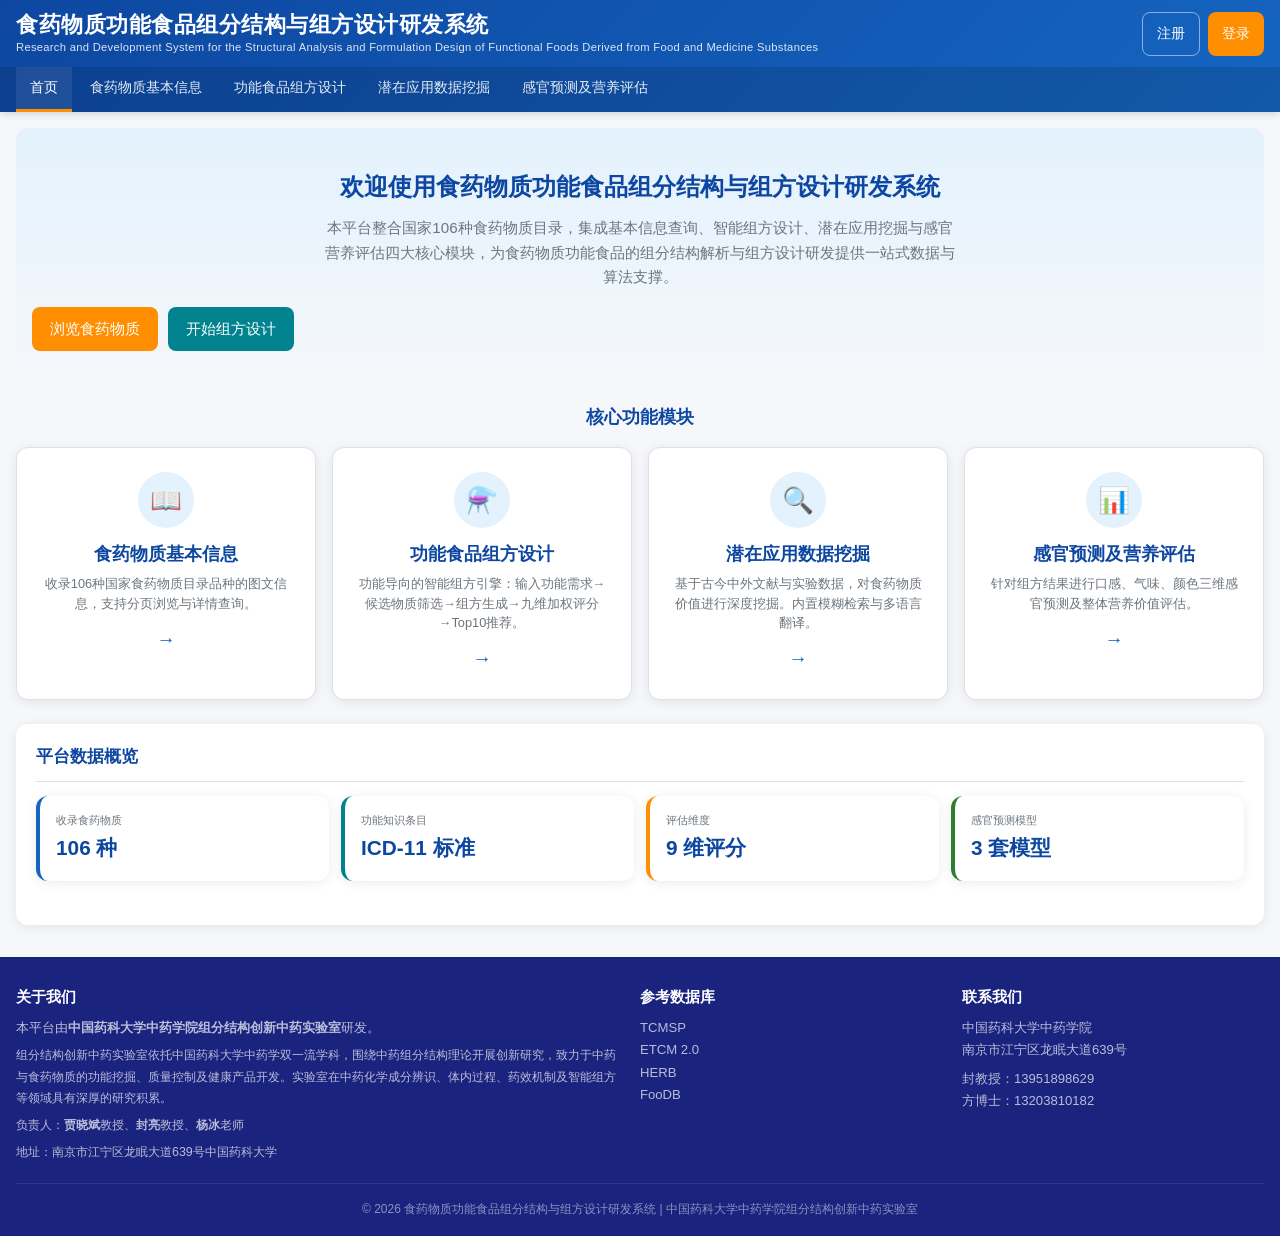
<file: index.html>
<!DOCTYPE html>
<html lang="zh-CN">
<head>
<meta charset="UTF-8">
<meta name="viewport" content="width=device-width, initial-scale=1.0, maximum-scale=1.0, user-scalable=no">
<title>食药物质功能食品组分结构与组方设计研发系统</title>
<style>
:root {
  --primary: #1565c0; --primary-dark: #0d47a1; --primary-light: #e3f2fd;
  --secondary: #00838f; --accent: #ff8f00; --success: #2e7d32; --danger: #c62828;
  --bg: #f5f7fa; --card-bg: #ffffff; --text: #212529; --text-muted: #6c757d;
  --border: #dee2e6; --shadow: 0 2px 12px rgba(0,0,0,0.08); --shadow-hover: 0 8px 24px rgba(0,0,0,0.12);
  --radius: 12px; --radius-sm: 8px;
  --safe-bottom: env(safe-area-inset-bottom, 0px);
}
* { box-sizing: border-box; margin: 0; padding: 0; -webkit-tap-highlight-color: transparent; }
html { scroll-behavior: smooth; }
body {
  font-family: -apple-system, BlinkMacSystemFont, "Segoe UI", "PingFang SC", "Hiragino Sans GB", "Microsoft YaHei", sans-serif;
  background: var(--bg); color: var(--text); line-height: 1.6; min-height: 100vh;
  display: flex; flex-direction: column; padding-bottom: calc(64px + var(--safe-bottom));
}
a { color: var(--primary); text-decoration: none; }
img { max-width: 100%; height: auto; display: block; }

.site-header {
  background: linear-gradient(135deg, var(--primary-dark) 0%, var(--primary) 100%);
  color: #fff; box-shadow: 0 2px 8px rgba(0,0,0,0.15); position: sticky; top: 0; z-index: 1000;
}
.header-top {
  display: flex; justify-content: space-between; align-items: center;
  padding: 10px 16px; max-width: 1400px; margin: 0 auto; width: 100%;
}
.brand { display: flex; flex-direction: column; }
.brand h1 { font-size: 1.15rem; font-weight: 700; letter-spacing: 0.5px; line-height: 1.3; }
.brand .subtitle { font-size: 0.6rem; opacity: 0.85; font-weight: 300; letter-spacing: 0.3px; }
.auth-buttons { display: flex; gap: 8px; align-items: center; }
.user-info { font-size: 0.8rem; color: rgba(255,255,255,0.9); display: flex; align-items: center; gap: 8px; }

.btn {
  display: inline-flex; align-items: center; justify-content: center;
  padding: 10px 18px; border-radius: var(--radius-sm); border: none;
  font-size: 0.95rem; cursor: pointer; transition: all 0.2s; font-weight: 500;
  min-height: 44px; min-width: 44px;
}
.btn-sm { padding: 8px 14px; font-size: 0.85rem; }
.btn-xs { padding: 6px 10px; font-size: 0.75rem; }
.btn-outline { background: transparent; color: #fff; border: 1px solid rgba(255,255,255,0.5); }
.btn-outline:hover { background: rgba(255,255,255,0.15); }
.btn-primary { background: var(--accent); color: #fff; }
.btn-primary:hover { background: #e65100; }
.btn-secondary { background: var(--secondary); color: #fff; }
.btn-secondary:hover { background: #006064; }
.btn-light { background: #fff; color: var(--primary); border: 1px solid var(--border); }
.btn-light:hover { background: var(--primary-light); }

.nav-bar { background: rgba(0,0,0,0.12); display: none; }
.nav-bar ul {
  display: flex; list-style: none; max-width: 1400px; margin: 0 auto;
  padding: 0 16px; gap: 4px; overflow-x: auto; -webkit-overflow-scrolling: touch;
}
.nav-bar a {
  display: block; padding: 10px 14px; color: rgba(255,255,255,0.9);
  font-size: 0.85rem; border-bottom: 3px solid transparent;
  transition: all 0.2s; white-space: nowrap;
}
.nav-bar a:hover, .nav-bar a.active { color: #fff; border-bottom-color: var(--accent); background: rgba(255,255,255,0.08); }

.mobile-nav {
  position: fixed; bottom: 0; left: 0; right: 0; background: #fff;
  box-shadow: 0 -2px 10px rgba(0,0,0,0.08); z-index: 1001;
  display: flex; justify-content: space-around; padding-bottom: var(--safe-bottom);
  border-top: 1px solid var(--border);
}
.mobile-nav button {
  flex: 1; background: none; border: none; padding: 8px 0 6px;
  font-size: 0.65rem; color: var(--text-muted); cursor: pointer;
  display: flex; flex-direction: column; align-items: center; gap: 2px;
  min-height: 56px; transition: all 0.2s;
}
.mobile-nav button .icon { font-size: 1.3rem; line-height: 1; }
.mobile-nav button.active { color: var(--primary); font-weight: 600; }

main { flex: 1; max-width: 1400px; width: 100%; margin: 0 auto; padding: 16px; }
.page-section { display: none; animation: fadeIn 0.3s ease; }
.page-section.active { display: block; }
@keyframes fadeIn { from { opacity: 0; transform: translateY(8px); } to { opacity: 1; transform: translateY(0); } }

.page-title {
  font-size: 1.4rem; font-weight: 700; color: var(--primary-dark);
  margin-bottom: 6px; display: flex; align-items: center; gap: 10px;
}
.page-title .icon {
  width: 36px; height: 36px; background: var(--primary-light);
  border-radius: var(--radius-sm); display: flex; align-items: center; justify-content: center;
  font-size: 1.2rem;
}
.page-desc { color: var(--text-muted); margin-bottom: 20px; font-size: 0.9rem; }

.hero {
  text-align: center; padding: 40px 16px 28px;
  background: linear-gradient(180deg, var(--primary-light) 0%, var(--bg) 100%);
  border-radius: var(--radius); margin-bottom: 24px;
}
.hero h2 { font-size: 1.5rem; color: var(--primary-dark); margin-bottom: 10px; }
.hero p { font-size: 0.95rem; color: var(--text-muted); max-width: 640px; margin: 0 auto 18px; }

.modules-grid { display: grid; grid-template-columns: 1fr; gap: 16px; margin-bottom: 24px; }
.module-card {
  background: var(--card-bg); border-radius: var(--radius); box-shadow: var(--shadow);
  padding: 24px 20px; text-align: center; transition: all 0.25s;
  border: 1px solid var(--border); cursor: pointer; position: relative; overflow: hidden;
}
.module-card::before {
  content: ''; position: absolute; top: 0; left: 0; right: 0; height: 4px;
  background: var(--primary); opacity: 0; transition: opacity 0.25s;
}
.module-card:hover, .module-card:active { transform: translateY(-4px); box-shadow: var(--shadow-hover); }
.module-card:hover::before { opacity: 1; }
.module-card .card-icon {
  width: 56px; height: 56px; margin: 0 auto 12px; background: var(--primary-light);
  border-radius: 50%; display: flex; align-items: center; justify-content: center;
  font-size: 1.6rem;
}
.module-card h3 { font-size: 1.1rem; color: var(--primary-dark); margin-bottom: 6px; }
.module-card p { font-size: 0.8rem; color: var(--text-muted); line-height: 1.5; }
.module-card .card-arrow { margin-top: 12px; font-size: 1.2rem; color: var(--primary); }

.stats-row { display: grid; grid-template-columns: repeat(2, 1fr); gap: 12px; margin-bottom: 24px; }
.stat-card {
  background: var(--card-bg); border-radius: var(--radius); padding: 16px;
  box-shadow: var(--shadow); border-left: 4px solid var(--primary);
}
.stat-card .stat-label { font-size: 0.7rem; color: var(--text-muted); text-transform: uppercase; }
.stat-card .stat-value { font-size: 1.3rem; font-weight: 700; color: var(--primary-dark); margin-top: 2px; }

.search-box {
  display: flex; gap: 8px; margin-bottom: 16px; flex-wrap: wrap;
}
.search-box input {
  flex: 1; min-width: 0; padding: 12px 14px; border: 1px solid var(--border);
  border-radius: var(--radius-sm); font-size: 1rem; -webkit-appearance: none;
}
.search-box input:focus { outline: none; border-color: var(--primary); box-shadow: 0 0 0 3px rgba(21,101,192,0.1); }

.substance-grid { display: grid; grid-template-columns: repeat(3, 1fr); gap: 12px; }
.substance-card {
  background: var(--card-bg); border-radius: var(--radius); box-shadow: var(--shadow);
  overflow: hidden; transition: all 0.25s; border: 1px solid var(--border); cursor: pointer;
}
.substance-card:active { transform: scale(0.97); }
.substance-card img { width: 100%; height: 100px; object-fit: cover; background: var(--primary-light); }
.substance-card .name {
  padding: 8px; text-align: center; font-weight: 600; font-size: 0.85rem;
  white-space: nowrap; overflow: hidden; text-overflow: ellipsis;
}
.substance-card .meta { font-size: 0.7rem; color: var(--text-muted); text-align: center; padding-bottom: 8px; }

.pagination {
  display: flex; justify-content: center; align-items: center; gap: 6px;
  margin-top: 24px; flex-wrap: wrap;
}
.pagination button {
  padding: 8px 12px; border: 1px solid var(--border); background: #fff;
  border-radius: var(--radius-sm); cursor: pointer; font-size: 0.85rem;
  min-height: 40px; min-width: 40px;
}
.pagination button:hover:not(:disabled) { background: var(--primary-light); border-color: var(--primary); color: var(--primary); }
.pagination button.active { background: var(--primary); color: #fff; border-color: var(--primary); }
.pagination button:disabled { opacity: 0.4; cursor: not-allowed; }

.form-group { margin-bottom: 16px; }
.form-group label { display: block; margin-bottom: 5px; font-weight: 500; font-size: 0.9rem; }
.form-group input, .form-group select, .form-group textarea {
  width: 100%; padding: 12px; border: 1px solid var(--border);
  border-radius: var(--radius-sm); font-size: 1rem; font-family: inherit; -webkit-appearance: none;
}
.form-group input:focus, .form-group select:focus { outline: none; border-color: var(--primary); box-shadow: 0 0 0 3px rgba(21,101,192,0.1); }

.panel {
  background: var(--card-bg); border-radius: var(--radius); padding: 20px;
  box-shadow: var(--shadow); margin-bottom: 16px;
}
.panel h3 {
  font-size: 1.05rem; color: var(--primary-dark); margin-bottom: 14px;
  padding-bottom: 10px; border-bottom: 1px solid var(--border);
}

.two-col { display: grid; grid-template-columns: 1fr; gap: 16px; }

.score-bar {
  display: flex; align-items: center; gap: 10px; margin-bottom: 10px;
}
.score-bar .label { width: 110px; font-size: 0.8rem; text-align: right; flex-shrink: 0; }
.score-bar .bar-wrap { flex: 1; height: 18px; background: #e9ecef; border-radius: 9px; overflow: hidden; }
.score-bar .bar-fill { height: 100%; border-radius: 9px; background: linear-gradient(90deg, var(--primary), var(--secondary)); transition: width 1s ease; }
.score-bar .value { width: 42px; font-size: 0.8rem; font-weight: 600; text-align: right; }

.data-table {
  width: 100%; border-collapse: collapse; background: var(--card-bg);
  border-radius: var(--radius); overflow: hidden; box-shadow: var(--shadow);
  font-size: 0.85rem; display: block; overflow-x: auto; -webkit-overflow-scrolling: touch;
}
.data-table thead, .data-table tbody { display: table; width: 100%; min-width: 480px; }
.data-table th, .data-table td {
  padding: 10px 12px; text-align: left; border-bottom: 1px solid var(--border);
}
.data-table th {
  background: var(--primary-light); font-weight: 600; color: var(--primary-dark); font-size: 0.78rem;
}
.data-table tr:hover { background: #f8f9fa; }

.radar-wrap { display: flex; justify-content: center; margin: 12px 0; }
.radar-svg { max-width: 280px; width: 100%; height: auto; }

.result-card {
  background: #f8f9fa; border-radius: var(--radius-sm); padding: 14px;
  margin-bottom: 10px; border-left: 4px solid var(--primary);
}
.result-card h4 { margin-bottom: 4px; color: var(--primary-dark); font-size: 0.95rem; }
.result-card .meta { font-size: 0.78rem; color: var(--text-muted); }

.mining-layout { display: grid; grid-template-columns: 1fr; gap: 16px; }
.filter-group { margin-bottom: 16px; }
.filter-group h4 { font-size: 0.85rem; color: var(--primary-dark); margin-bottom: 8px; }
.filter-group label {
  display: block; font-size: 0.85rem; color: var(--text-muted); margin-bottom: 6px; cursor: pointer;
}
.filter-group input[type="checkbox"] { margin-right: 6px; width: 18px; height: 18px; vertical-align: middle; }

.result-item {
  background: var(--card-bg); border-radius: var(--radius); padding: 16px;
  margin-bottom: 12px; box-shadow: var(--shadow); border-left: 4px solid var(--secondary);
  transition: all 0.2s;
}
.result-item:hover { transform: translateX(4px); }
.result-item h4 { color: var(--primary-dark); margin-bottom: 4px; font-size: 0.95rem; }
.result-item .source { font-size: 0.78rem; color: var(--text-muted); margin-bottom: 6px; }
.result-item .highlight { background: #fff3cd; padding: 0 2px; border-radius: 3px; }
.result-meta {
  display: flex; gap: 12px; font-size: 0.78rem; color: var(--text-muted);
  margin-top: 8px; flex-wrap: wrap;
}
.result-translations {
  margin-top: 10px; padding-top: 10px; border-top: 1px dashed var(--border);
  font-size: 0.82rem; color: var(--text-muted);
}
.result-translations .trans-title {
  font-weight: 600; color: var(--primary-dark); margin-bottom: 4px; font-size: 0.8rem;
}
.result-actions {
  margin-top: 10px; display: flex; gap: 8px; flex-wrap: wrap;
}

.sensory-grid { display: grid; grid-template-columns: 1fr; gap: 12px; margin-bottom: 16px; }
.sensory-card {
  background: var(--card-bg); border-radius: var(--radius); padding: 20px;
  box-shadow: var(--shadow); text-align: center; border-top: 4px solid var(--primary);
}
.sensory-card.taste { border-top-color: #e65100; }
.sensory-card.smell { border-top-color: #2e7d32; }
.sensory-card.color { border-top-color: #1565c0; }
.sensory-card .emoji { font-size: 2.5rem; margin-bottom: 8px; }
.sensory-card h4 { margin-bottom: 6px; font-size: 1rem; }
.sensory-card .score-big { font-size: 2.2rem; font-weight: 700; margin: 4px 0; }
.sensory-card.taste .score-big { color: #e65100; }
.sensory-card.smell .score-big { color: #2e7d32; }
.sensory-card.color .score-big { color: #1565c0; }
.sensory-card .desc { font-size: 0.8rem; color: var(--text-muted); }

.formula-display {
  background: linear-gradient(135deg, var(--primary-light), #fff);
  border-radius: var(--radius); padding: 16px; margin-bottom: 16px; border: 1px solid var(--border);
}
.formula-display h3 { margin-bottom: 10px; color: var(--primary-dark); font-size: 1.05rem; }
.formula-tags { display: flex; flex-wrap: wrap; gap: 8px; margin-top: 10px; }
.formula-tag { background: var(--primary); color: #fff; padding: 6px 12px; border-radius: 20px; font-size: 0.8rem; }

.scenario-tags { display: flex; flex-wrap: wrap; gap: 8px; margin-top: 8px; }
.tag {
  padding: 6px 12px; background: var(--primary-light); color: var(--primary-dark);
  border-radius: 20px; font-size: 0.8rem; cursor: pointer; border: 1px solid transparent;
  min-height: 36px; display: inline-flex; align-items: center;
}
.tag:hover, .tag.active { background: var(--primary); color: #fff; }

.filter-bar {
  display: flex; gap: 8px; flex-wrap: nowrap; overflow-x: auto;
  margin-bottom: 16px; padding-bottom: 4px; -webkit-overflow-scrolling: touch;
}
.filter-chip {
  padding: 6px 12px; background: #fff; border: 1px solid var(--border);
  border-radius: 20px; font-size: 0.8rem; cursor: pointer; white-space: nowrap;
  color: var(--text-muted);
}
.filter-chip.active { background: var(--primary); color: #fff; border-color: var(--primary); }

.modal-overlay {
  display: none; position: fixed; inset: 0; background: rgba(0,0,0,0.6);
  z-index: 2000; align-items: center; justify-content: center; padding: 16px;
}
.modal-overlay.active { display: flex; }
.modal-box {
  background: #fff; border-radius: var(--radius); max-width: 520px; width: 100%;
  max-height: 85vh; overflow: auto; padding: 20px; position: relative;
  animation: modalUp 0.25s ease;
}
@keyframes modalUp { from { transform: translateY(20px); opacity: 0; } to { transform: translateY(0); opacity: 1; } }
.modal-close {
  position: absolute; top: 10px; right: 14px; font-size: 1.6rem;
  background: none; border: none; cursor: pointer; color: var(--text-muted);
  min-width: 44px; min-height: 44px;
}

.auth-modal .modal-box { max-width: 400px; }
.auth-form .form-group { margin-bottom: 14px; }
.auth-form input { width: 100%; padding: 12px; border: 1px solid var(--border); border-radius: var(--radius-sm); font-size: 1rem; }
.auth-form input:focus { outline: none; border-color: var(--primary); }
.auth-toggle { text-align: center; margin-top: 12px; font-size: 0.85rem; color: var(--text-muted); }
.auth-toggle a { color: var(--primary); cursor: pointer; text-decoration: underline; }

.top10-detail {
  background: #f8f9fa; border-radius: var(--radius-sm); padding: 14px; margin-top: 10px;
  display: none;
}
.top10-detail.active { display: block; }

.site-footer {
  background: #1a237e; color: rgba(255,255,255,0.85);
  padding: 28px 16px 16px; margin-bottom: calc(56px + var(--safe-bottom));
}
.footer-content { display: grid; grid-template-columns: 1fr; gap: 20px; }
.footer-section h4 { color: #fff; margin-bottom: 8px; font-size: 0.95rem; }
.footer-section p, .footer-section a { font-size: 0.82rem; color: rgba(255,255,255,0.7); line-height: 1.7; }
.footer-section a:hover { color: #fff; }
.footer-bottom {
  margin-top: 20px; padding-top: 16px; border-top: 1px solid rgba(255,255,255,0.1);
  text-align: center; font-size: 0.75rem; color: rgba(255,255,255,0.5);
}

.text-center { text-align: center; }
.mb-2 { margin-bottom: 10px; }
.mb-3 { margin-bottom: 16px; }
.mt-2 { margin-top: 10px; }
.mt-3 { margin-top: 16px; }
.w-full { width: 100%; }
.flex { display: flex; }
.gap-2 { gap: 10px; }
.items-center { align-items: center; }
.justify-between { justify-content: space-between; }
.hidden { display: none !important; }
.text-sm { font-size: 0.85rem; }
.text-xs { font-size: 0.75rem; }
.text-muted { color: var(--text-muted); }
.nutri-table th, .nutri-table td { text-align: center; }

@media (min-width: 640px) {
  .substance-grid { grid-template-columns: repeat(4, 1fr); }
  .substance-card img { height: 120px; }
  .stats-row { grid-template-columns: repeat(4, 1fr); }
  .sensory-grid { grid-template-columns: repeat(3, 1fr); }
  .modules-grid { grid-template-columns: repeat(2, 1fr); }
  .footer-content { grid-template-columns: 2fr 1fr 1fr; }
  .brand h1 { font-size: 1.4rem; }
  .brand .subtitle { font-size: 0.7rem; }
}
@media (min-width: 900px) {
  .nav-bar { display: block; }
  .mobile-nav { display: none; }
  body { padding-bottom: 0; }
  .two-col { grid-template-columns: 1fr 1fr; }
  .mining-layout { grid-template-columns: 240px 1fr; }
  .site-footer { margin-bottom: 0; }
  #page-module2 .two-col > div { display: grid; grid-template-columns: 1fr; gap: 16px; }
}
@media (min-width: 1100px) {
  .modules-grid { grid-template-columns: repeat(4, 1fr); }
}
</style>
</head>
<body>


<header class="site-header">
  <div class="header-top">
    <div class="brand">
      <h1>食药物质功能食品组分结构与组方设计研发系统</h1>
      <span class="subtitle">Research and Development System for the Structural Analysis and Formulation Design of Functional Foods Derived from Food and Medicine Substances</span>
    </div>
    <div class="auth-buttons" id="authArea">
      <button class="btn btn-outline btn-sm" onclick="openAuth('register')">注册</button>
      <button class="btn btn-primary btn-sm" onclick="openAuth('login')">登录</button>
    </div>
  </div>
  <nav class="nav-bar">
    <ul>
      <li><a href="#" data-page="home" class="active">首页</a></li>
      <li><a href="#" data-page="module1">食药物质基本信息</a></li>
      <li><a href="#" data-page="module2">功能食品组方设计</a></li>
      <li><a href="#" data-page="module3">潜在应用数据挖掘</a></li>
      <li><a href="#" data-page="module4">感官预测及营养评估</a></li>
    </ul>
  </nav>
</header>


<main>

<section id="page-home" class="page-section active">
  <div class="hero">
    <h2>欢迎使用食药物质功能食品组分结构与组方设计研发系统</h2>
    <p>本平台整合国家106种食药物质目录，集成基本信息查询、智能组方设计、潜在应用挖掘与感官营养评估四大核心模块，为食药物质功能食品的组分结构解析与组方设计研发提供一站式数据与算法支撑。</p>
    <div class="flex gap-2 justify-center">
      <button class="btn btn-primary" onclick="showPage('module1')">浏览食药物质</button>
      <button class="btn btn-secondary" onclick="showPage('module2')">开始组方设计</button>
    </div>
  </div>

  <h2 class="text-center mb-3" style="color: var(--primary-dark); font-size:1.1rem;">核心功能模块</h2>
  <div class="modules-grid">
    <div class="module-card" onclick="showPage('module1')">
      <div class="card-icon">📖</div>
      <h3>食药物质基本信息</h3>
      <p>收录106种国家食药物质目录品种的图文信息，支持分页浏览与详情查询。</p>
      <div class="card-arrow">→</div>
    </div>
    <div class="module-card" onclick="showPage('module2')">
      <div class="card-icon">⚗️</div>
      <h3>功能食品组方设计</h3>
      <p>功能导向的智能组方引擎：输入功能需求→候选物质筛选→组方生成→九维加权评分→Top10推荐。</p>
      <div class="card-arrow">→</div>
    </div>
    <div class="module-card" onclick="showPage('module3')">
      <div class="card-icon">🔍</div>
      <h3>潜在应用数据挖掘</h3>
      <p>基于古今中外文献与实验数据，对食药物质价值进行深度挖掘。内置模糊检索与多语言翻译。</p>
      <div class="card-arrow">→</div>
    </div>
    <div class="module-card" onclick="showPage('module4')">
      <div class="card-icon">📊</div>
      <h3>感官预测及营养评估</h3>
      <p>针对组方结果进行口感、气味、颜色三维感官预测及整体营养价值评估。</p>
      <div class="card-arrow">→</div>
    </div>
  </div>

  <div class="panel">
    <h3>平台数据概览</h3>
    <div class="stats-row">
      <div class="stat-card" style="border-left-color: var(--primary);">
        <div class="stat-label">收录食药物质</div>
        <div class="stat-value">106 种</div>
      </div>
      <div class="stat-card" style="border-left-color: var(--secondary);">
        <div class="stat-label">功能知识条目</div>
        <div class="stat-value">ICD-11 标准</div>
      </div>
      <div class="stat-card" style="border-left-color: var(--accent);">
        <div class="stat-label">评估维度</div>
        <div class="stat-value">9 维评分</div>
      </div>
      <div class="stat-card" style="border-left-color: var(--success);">
        <div class="stat-label">感官预测模型</div>
        <div class="stat-value">3 套模型</div>
      </div>
    </div>
  </div>
</section>


<section id="page-module1" class="page-section">
  <h2 class="page-title"><span class="icon">📖</span>食药物质基本信息</h2>
  <p class="page-desc">收录国家106种食药物质目录品种，提供图文展示与详细信息查询。点击卡片可查看详情及原始数据链接。</p>

  <div class="search-box">
    <input type="text" id="searchInput" placeholder="搜索食药物质名称...">
    <button class="btn btn-primary" onclick="filterSubstances()">搜索</button>
    <button class="btn btn-light" onclick="clearFilter()">重置</button>
  </div>

  <div id="substanceGrid" class="substance-grid"></div>
  <div id="pagination" class="pagination"></div>
</section>


<section id="page-module2" class="page-section">
  <h2 class="page-title"><span class="icon">⚗️</span>功能食品组方设计</h2>
  <p class="page-desc">功能需求输入 → 候选物质筛选 → 组方生成 → 九维加权评分 → Top10 推荐输出。</p>

  <div class="two-col" style="align-items:start;">
    <div style="display:grid; grid-template-columns:1fr; gap:16px;">
      <div class="panel">
        <h3>1. 功能需求输入</h3>
        <div class="form-group">
          <label>输入功能需求名称或健康目标描述</label>
          <input type="text" id="diseaseInput" placeholder="例如：血糖调节、血压调节、睡眠改善...">
        </div>
        <div class="scenario-tags">
          <span class="tag" onclick="setDisease('血糖调节')">血糖调节</span>
          <span class="tag" onclick="setDisease('血压调节')">血压调节</span>
          <span class="tag" onclick="setDisease('血脂调节')">血脂调节</span>
          <span class="tag" onclick="setDisease('睡眠改善')">睡眠改善</span>
          <span class="tag" onclick="setDisease('胃部养护')">胃部养护</span>
          <span class="tag" onclick="setDisease('免疫调节')">免疫调节</span>
        </div>
        <button class="btn btn-primary w-full mt-3" onclick="generateFormula()">开始组方计算</button>
      </div>

      <div class="panel">
        <h3>2. 虚拟筛选子模块（对标 TCMSP 9.0.1）</h3>
        <div style="font-size:0.8rem; color:var(--text-muted); margin-bottom:12px;">设置以下 ADME 及理化参数进行成分预筛选：</div>
        <div class="two-col">
          <div class="form-group"><label>口服生物利用度 OB (%) ≥</label><input type="number" id="obVal" value="30"></div>
          <div class="form-group"><label>类药性 DL ≥</label><input type="number" id="dlVal" value="0.18" step="0.01"></div>
          <div class="form-group"><label>肠胃吸收</label><select id="absorbSelect"><option value="high">高</option><option value="middle">中</option><option value="low">低</option></select></div>
          <div class="form-group"><label>血脑屏障通透性 BBB</label><select id="bbbSelect"><option value="high">高</option><option value="middle">中</option><option value="low">低</option></select></div>
          <div class="form-group"><label>分子量 MW ≤</label><input type="number" id="mwVal" value="500"></div>
          <div class="form-group"><label>氢键供体 HBD ≤</label><input type="number" id="hbdVal" value="5"></div>
          <div class="form-group"><label>氢键受体 HBA ≤</label><input type="number" id="hbaVal" value="10"></div>
          <div class="form-group"><label>脂水分配系数 LogP</label><input type="number" id="logpVal" value="5" step="0.1"></div>
          <div class="form-group"><label>拓扑极性表面积 TPSA ≤</label><input type="number" id="tpsaVal" value="140"></div>
          <div class="form-group"><label>可旋转键 Rotatable Bonds ≤</label><input type="number" id="rbVal" value="10"></div>
        </div>
        <button class="btn btn-secondary w-full" onclick="alert('虚拟筛选参数已保存，将在组方计算中自动应用')">应用筛选条件</button>
      </div>

      <div class="panel" id="ninemodelPanel" style="display:none;">
        <h3>3. 九维评分模型</h3>
        <div id="nineModelContent" style="font-size:0.85rem; color:var(--text-muted); line-height:1.7;">
          <p><strong>九维评分体系</strong>是本系统的核心组方评价框架，涵盖功能靶点覆盖率、网络拓扑重要性、ADME成药性、成分协同性、安全性与配伍禁忌、口感、气味、颜色、营养九个维度。</p>
          <table class="data-table" style="margin-top:12px;">
            <thead><tr><th>维度</th><th>权重</th><th>模型/算法</th><th>计算原理</th></tr></thead>
            <tbody>
              <tr><td>功能靶点覆盖率</td><td>20%</td><td>超几何分布富集检验</td><td>组方化合物靶点与功能靶点集的交集显著性</td></tr>
              <tr><td>网络拓扑重要性</td><td>8%</td><td>PageRank + 度中心性</td><td>靶点在PPI网络中的连通性与影响力</td></tr>
              <tr><td>ADME成药性</td><td>15%</td><td> Lipinski/Veber/QED规则过滤</td><td>化合物口服生物利用度、血脑屏障穿透性等</td></tr>
              <tr><td>成分协同性</td><td>10%</td><td>药物组合 synergy 评分</td><td>基于靶点重叠度与通路互补性的协同指数</td></tr>
              <tr><td>安全性与配伍禁忌</td><td>7%</td><td>禁忌知识图谱匹配</td><td>与《中国药典》配伍禁忌及毒性数据库比对</td></tr>
              <tr><td>口感</td><td>15%</td><td>电子舌数据 + 分子描述符回归</td><td>基于呈味成分预测苦涩酸甜咸鲜综合评分</td></tr>
              <tr><td>气味</td><td>5%</td><td>电子鼻数据 + 挥发油指纹</td><td>基于挥发性成分预测芳香/药香/异味倾向</td></tr>
              <tr><td>颜色</td><td>5%</td><td>CIE-Lab色差分级模型</td><td>基于水溶液颜色L*a*b*与ΔE*的5级评分</td></tr>
              <tr><td>营养</td><td>15%</td><td>多营养素加权评分</td><td>蛋白质、膳食纤维、维生素、矿物质等综合评估</td></tr>
            </tbody>
          </table>
          <p style="margin-top:12px;">总分 = Σ(维度得分 × 维度权重)。模型在肌少症、血糖调节、血压调节等典型功能需求上已进行专家校验，确保推荐组方的高频核心物质（如肌少症之人参、黄芪、黄精等）优先入选。</p>
        </div>
      </div>
    </div>

    <div>
      <div class="panel" id="top10Panel" style="display:none;">
        <h3>4. Top10 推荐组方</h3>
        <div id="top10List"></div>
      </div>
    </div>
  </div>
</section>


<section id="page-module3" class="page-section">
  <h2 class="page-title"><span class="icon">🔍</span>潜在应用数据挖掘</h2>
  <p class="page-desc">基于古今中外文献与实验数据，对106种食药物质的价值进行深度挖掘。内置模糊检索、错字纠正、英文/文言文翻译功能。</p>

  <div class="search-box" style="max-width:100%;">
    <input type="text" id="mineSearch" placeholder="输入关键词，支持错字纠正与模糊匹配，例如：肌少症、降血糖、抗氧化..." style="flex:1;">
    <button class="btn btn-primary" onclick="doSearch()">搜索</button>
    <button class="btn btn-light" onclick="clearSearch()">重置</button>
  </div>

  <div class="filter-bar" id="mineFilters">
    <span class="filter-chip active" data-filter="all" onclick="setMineFilter('all')">全部</span>
    <span class="filter-chip" data-filter="ancient" onclick="setMineFilter('ancient')">古代文献</span>
    <span class="filter-chip" data-filter="modern" onclick="setMineFilter('modern')">现代药理</span>
    <span class="filter-chip" data-filter="clinical" onclick="setMineFilter('clinical')">临床研究</span>
    <span class="filter-chip" data-filter="network" onclick="setMineFilter('network')">网络预测</span>
  </div>

  <div id="resultsHeader" style="margin-bottom: 12px; font-size: 0.85rem; color: var(--text-muted);">请输入关键词开始检索...</div>
  <div id="resultsList"></div>
  <div id="resultsPagination" class="pagination" style="margin-top:16px;"></div>
</section>


<section id="page-module4" class="page-section">
  <h2 class="page-title"><span class="icon">📊</span>感官预测及营养评估</h2>
  <p class="page-desc">基于组方设计结果，对候选组方进行口感、气味、颜色三维感官预测及整体营养价值评估。</p>

  <div class="formula-display" id="formulaDisplay">
    <h3>当前评估组方</h3>
    <p style="color:var(--text-muted); font-size:0.9rem;" id="formulaName">未选择组方，请先在“功能食品组方设计”模块生成并保存组方。</p>
    <div class="formula-tags" id="formulaHerbs"></div>
    <div style="margin-top:14px;">
      <button class="btn btn-primary" onclick="showPage('module2')">前往组方设计 →</button>
    </div>
  </div>

  <h3 style="margin-bottom:14px; color:var(--primary-dark); font-size:1.05rem;">感官预测结果</h3>
  <div class="sensory-grid">
    <div class="sensory-card taste">
      <div class="emoji">👅</div>
      <h4>口感预测</h4>
      <div class="score-big" id="tasteScore">--</div>
      <div class="desc" id="tasteDesc">等待组方输入...</div>
      <div style="margin-top:10px; font-size:0.75rem; color:var(--text-muted);">模型：电子舌数据 + 分子描述符回归模型</div>
    </div>
    <div class="sensory-card smell">
      <div class="emoji">👃</div>
      <h4>气味预测</h4>
      <div class="score-big" id="smellScore">--</div>
      <div class="desc" id="smellDesc">等待组方输入...</div>
      <div style="margin-top:10px; font-size:0.75rem; color:var(--text-muted);">模型：电子鼻数据 + 分子描述符回归模型</div>
    </div>
    <div class="sensory-card color">
      <div class="emoji">🎨</div>
      <h4>颜色预测</h4>
      <div class="score-big" id="colorScore">--</div>
      <div class="desc" id="colorDesc">等待组方输入...</div>
      <div style="margin-top:10px; font-size:0.75rem; color:var(--text-muted);">模型：颜色测定数据 + 分子描述符分类模型</div>
    </div>
  </div>

  <div class="panel">
    <h3>感官评分细则（组方设计模块联动）</h3>
    <p style="margin-bottom:14px; font-size:0.85rem; color:var(--text-muted);">以下评分占据组方总评分的40%，其中口感15%、气味5%、颜色5%、营养15%。</p>
    <div id="sensoryBars"></div>
  </div>

  <div class="panel">
    <h3>营养价值评估</h3>
    <p style="margin-bottom:14px; font-size:0.85rem; color:var(--text-muted);">基于 ysty6 营养物质检测数据，按组方各物质用量加权计算整方营养。</p>
    <div id="dosageInfo" style="background:var(--primary-light); padding:12px; border-radius:8px; margin-bottom:14px; font-size:0.85rem;">
      <strong>组方各物质成人单日建议用量（示例）：</strong>
      <span id="dosageText" style="color:var(--text-muted);">请先选择组方以查看用量建议</span>
    </div>
    <div style="overflow-x:auto;">
      <table class="data-table nutri-table">
        <thead>
          <tr><th>营养成分</th><th>组方含量 (每100g)</th><th>参考日摄入量</th><th>占比</th><th>评级</th></tr>
        </thead>
        <tbody id="nutriBody">
          <tr><td colspan="5" style="text-align:center; color:var(--text-muted);">请先选择组方进行评估</td></tr>
        </tbody>
      </table>
    </div>
  </div>


</section>

</main>


<footer class="site-footer">
  <div class="footer-content">
    <div class="footer-section">
      <h4>关于我们</h4>
      <p>本平台由<strong>中国药科大学中药学院组分结构创新中药实验室</strong>研发。</p>
      <p style="margin-top:6px; font-size:0.78rem; color:rgba(255,255,255,0.7);">
        组分结构创新中药实验室依托中国药科大学中药学双一流学科，围绕中药组分结构理论开展创新研究，致力于中药与食药物质的功能挖掘、质量控制及健康产品开发。实验室在中药化学成分辨识、体内过程、药效机制及智能组方等领域具有深厚的研究积累。
      </p>
      <p style="margin-top:6px; font-size:0.78rem; color:rgba(255,255,255,0.7);">
        负责人：<strong>贾晓斌</strong>教授、<strong>封亮</strong>教授、<strong>杨冰</strong>老师
      </p>
      <p style="margin-top:6px; font-size:0.78rem; color:rgba(255,255,255,0.7);">
        地址：南京市江宁区龙眠大道639号中国药科大学
      </p>
    </div>
    <div class="footer-section">
      <h4>参考数据库</h4>
      <p><a href="https://old.tcmsp-e.com/tcmsp.php" target="_blank">TCMSP</a></p>
      <p><a href="http://www.tcmip.cn/ETCM2/front/#/" target="_blank">ETCM 2.0</a></p>
      <p><a href="http://herb.ac.cn/" target="_blank">HERB</a></p>
      <p><a href="https://foodb.ca/" target="_blank">FooDB</a></p>
    </div>
    <div class="footer-section">
      <h4>联系我们</h4>
      <p>中国药科大学中药学院</p>
      <p>南京市江宁区龙眠大道639号</p>
      <p style="margin-top:6px;">封教授：13951898629</p>
      <p>方博士：13203810182</p>
    </div>
  </div>
  <div class="footer-bottom">
    © 2026 食药物质功能食品组分结构与组方设计研发系统 | 中国药科大学中药学院组分结构创新中药实验室
  </div>
</footer>

<nav class="mobile-nav">
  <button data-page="home" class="active" onclick="showPage('home')"><span class="icon">🏠</span><span>首页</span></button>
  <button data-page="module1" onclick="showPage('module1')"><span class="icon">📖</span><span>物质</span></button>
  <button data-page="module2" onclick="showPage('module2')"><span class="icon">⚗️</span><span>组方</span></button>
  <button data-page="module3" onclick="showPage('module3')"><span class="icon">🔍</span><span>挖掘</span></button>
  <button data-page="module4" onclick="showPage('module4')"><span class="icon">📊</span><span>评估</span></button>
</nav>

<div id="detailModal" class="modal-overlay" onclick="if(event.target===this)closeModal()">
  <div class="modal-box">
    <button class="modal-close" onclick="closeModal()">×</button>
    <div id="modalContent"></div>
  </div>
</div>

<div id="authModal" class="modal-overlay auth-modal" onclick="if(event.target===this)closeAuthModal()">
  <div class="modal-box">
    <button class="modal-close" onclick="closeAuthModal()">×</button>
    <div id="authContent"></div>
  </div>
</div>

<script src="data.js"></script>


<script>
var weights = [
  {label:"功能靶点覆盖率",w:0.20,key:"coverage"},{label:"网络拓扑重要性",w:0.08,key:"network"},
  {label:"ADME 成药性",w:0.15,key:"adme"},{label:"成分协同性",w:0.10,key:"synergy"},
  {label:"安全性与配伍禁忌",w:0.07,key:"safety"},{label:"口感",w:0.15,key:"taste"},
  {label:"气味",w:0.05,key:"smell"},{label:"颜色",w:0.05,key:"color"},{label:"营养",w:0.15,key:"nutrition"}
];

function showPage(page) {
  var sections = document.querySelectorAll('.page-section');
  for (var i = 0; i < sections.length; i++) sections[i].classList.remove('active');
  document.getElementById('page-' + page).classList.add('active');
  var navs = document.querySelectorAll('.nav-bar a, .mobile-nav button');
  for (var j = 0; j < navs.length; j++) {
    navs[j].classList.toggle('active', navs[j].getAttribute('data-page') === page);
  }
  window.scrollTo({top:0,behavior:'smooth'});
  if(page === 'module4') loadFormula();
}

document.querySelectorAll('.nav-bar a').forEach(function(a) {
  a.addEventListener('click', function(e) { e.preventDefault(); showPage(a.getAttribute('data-page')); });
});

/* Auth System */
function getUsers() {
  try { return JSON.parse(localStorage.getItem('ffdp_users') || '[]'); } catch(e) { return []; }
}
function saveUsers(users) { localStorage.setItem('ffdp_users', JSON.stringify(users)); }
function getCurrentUser() {
  try { return JSON.parse(localStorage.getItem('ffdp_currentUser') || 'null'); } catch(e) { return null; }
}
function setCurrentUser(user) { localStorage.setItem('ffdp_currentUser', JSON.stringify(user)); updateAuthUI(); }

function updateAuthUI() {
  var user = getCurrentUser();
  var area = document.getElementById('authArea');
  if (user) {
    area.innerHTML = '<div class="user-info"><span>👤 ' + user.username + '</span><button class="btn btn-outline btn-xs" onclick="logout()">退出</button></div>';
  } else {
    area.innerHTML = '<button class="btn btn-outline btn-sm" onclick="openAuth(\'register\')">注册</button><button class="btn btn-primary btn-sm" onclick="openAuth(\'login\')">登录</button>';
  }
}
function logout() { setCurrentUser(null); alert('已退出登录'); }

function openAuth(mode) {
  var isLogin = mode === 'login';
  var extraField = isLogin ? '' : '<div class="form-group"><label>确认密码</label><input type="password" id="authPassword2" placeholder="请再次输入密码"></div>';
  document.getElementById('authContent').innerHTML =
    '<h3 style="margin-bottom:16px; color:var(--primary-dark);">' + (isLogin ? '用户登录' : '用户注册') + '</h3>' +
    '<form class="auth-form" onsubmit="return false;">' +
      '<div class="form-group"><label>用户名</label><input type="text" id="authUsername" placeholder="请输入用户名" autocomplete="off"></div>' +
      '<div class="form-group"><label>密码</label><input type="password" id="authPassword" placeholder="请输入密码"></div>' +
      extraField +
      '<button class="btn btn-primary w-full" onclick="submitAuth(\'' + mode + '\')">' + (isLogin ? '登录' : '注册') + '</button>' +
    '</form>' +
    '<div class="auth-toggle">' + (isLogin ? '还没有账号？<a onclick="openAuth(\'register\')">立即注册</a>' : '已有账号？<a onclick="openAuth(\'login\')">立即登录</a>') + '</div>';
  document.getElementById('authModal').classList.add('active');
}
function closeAuthModal() { document.getElementById('authModal').classList.remove('active'); }

function submitAuth(mode) {
  var u = document.getElementById('authUsername').value.trim();
  var p = document.getElementById('authPassword').value;
  if (!u || !p) { alert('请填写用户名和密码'); return; }
  var users = getUsers();
  if (mode === 'register') {
    var p2 = document.getElementById('authPassword2').value;
    if (p !== p2) { alert('两次输入的密码不一致'); return; }
    for (var i = 0; i < users.length; i++) { if (users[i].username === u) { alert('用户名已存在'); return; } }
    users.push({username: u, password: btoa(p), created: new Date().toISOString()});
    saveUsers(users);
    alert('注册成功，请登录');
    openAuth('login');
  } else {
    var found = null;
    for (var j = 0; j < users.length; j++) { if (users[j].username === u && users[j].password === btoa(p)) { found = users[j]; break; } }
    if (!found) { alert('用户名或密码错误'); return; }
    setCurrentUser({username: u});
    closeAuthModal();
    alert('登录成功，欢迎 ' + u);
  }
}

/* Module 1 */
var filtered = substances.slice();
var currentPage = 1;
var pageSize = 12;

function renderM1() {
  var grid = document.getElementById('substanceGrid');
  var start = (currentPage - 1) * pageSize;
  var items = filtered.slice(start, start + pageSize);
  var gridHtml = '';
  for (var si = 0; si < items.length; si++) {
    var s = items[si];
    gridHtml += '<div class="substance-card" onclick="openDetail(\'' + s.name + '\')">' +
      '<img src="' + s.image + '" alt="' + s.name + '" loading="lazy" onerror="this.style.display=\'none\'">' +
      '<div class="name">' + s.name + '</div>' +
      '<div class="meta">' + s.en_name + '</div>' +
    '</div>';
  }
  grid.innerHTML = gridHtml;
  renderPagination();
}

function renderPagination() {
  var total = Math.ceil(filtered.length / pageSize);
  var pag = document.getElementById('pagination');
  var html = '<button onclick="goPage(' + (currentPage-1) + ')" ' + (currentPage===1?'disabled':'') + '>上一页</button>';
  for (var i = 1; i <= total; i++) {
    if (i===1 || i===total || Math.abs(i-currentPage) <= 1) {
      html += '<button class="' + (i===currentPage?'active':'') + '" onclick="goPage(' + i + ')">' + i + '</button>';
    } else if (Math.abs(i-currentPage) === 2) { html += '<span style="padding:8px 4px;">...</span>'; }
  }
  html += '<button onclick="goPage(' + (currentPage+1) + ')" ' + (currentPage===total?'disabled':'') + '>下一页</button>';
  pag.innerHTML = html;
}

function goPage(p) {
  var total = Math.ceil(filtered.length / pageSize);
  if (p < 1 || p > total) return;
  currentPage = p;
  renderM1();
  window.scrollTo({top:0,behavior:'smooth'});
}

function filterSubstances() {
  var q = document.getElementById('searchInput').value.trim();
  if (!q) { filtered = substances.slice(); }
  else {
    filtered = [];
    for (var i = 0; i < substances.length; i++) {
      if (substances[i].name.indexOf(q) !== -1) filtered.push(substances[i]);
    }
  }
  currentPage = 1; renderM1();
}
function clearFilter() { document.getElementById('searchInput').value=''; filtered = substances.slice(); currentPage=1; renderM1(); }
document.getElementById('searchInput').addEventListener('keyup', function(e) { if(e.key==='Enter') filterSubstances(); });

function openDetail(name) {
  var s = null;
  for (var i = 0; i < substances.length; i++) { if (substances[i].name === name) { s = substances[i]; break; } }
  var modalBox = document.querySelector('#detailModal .modal-box');
  if (modalBox) modalBox.style.maxWidth = '';
  document.getElementById('modalContent').innerHTML =
    '<h2 style="color:var(--primary-dark); margin-bottom:14px; padding-right:24px;">' + s.name + ' <span style="font-size:0.85rem; color:var(--text-muted); font-weight:400;">' + s.en_name + '</span></h2>' +
    '<img src="' + s.image + '" style="width:100%; max-width:260px; border-radius:8px; display:block; margin:0 auto 14px;" onerror="this.style.display=\'none\'">' +
    '<div style="background:var(--primary-light); padding:14px; border-radius:8px; margin-bottom:12px;">' +
      '<p style="margin:0; font-size:0.9rem;"><strong>编号：</strong>' + s.id + '</p>' +
      '<p style="margin:4px 0 0; font-size:0.9rem;"><strong>中文名称：</strong>' + s.name + '</p>' +
      '<p style="margin:4px 0 0; font-size:0.9rem;"><strong>英文/拉丁名称：</strong>' + s.en_name + '</p>' +
    '</div>' +
    '<p style="color:var(--text-muted); font-size:0.85rem; margin-bottom:14px;">详细信息页面开发中，后续将展示完整的成分、靶点、ADME、性味归经等数据。</p>' +
    '<div style="display:flex; gap:8px; flex-wrap:wrap;">' +
      '<button class="btn btn-primary" onclick="closeModal(); showPage(\'module2\');">前往组方设计 →</button>' +
      '<button class="btn btn-light" onclick="openSubstanceData(\'' + s.name + '\')">查看该物质详情</button>' +
    '</div>';
  document.getElementById('detailModal').classList.add('active');
}

function openSubstanceData(name) {
  var s = null;
  for (var i = 0; i < substances.length; i++) { if (substances[i].name === name) { s = substances[i]; break; } }

  var related = [];
  if (typeof mockData !== 'undefined') {
    for (var j = 0; j < mockData.length; j++) {
      var item = mockData[j];
      var herbs = item.herbs || [];
      for (var k = 0; k < herbs.length; k++) {
        if (herbs[k] === name) { related.push(item); break; }
      }
    }
  }

  var studiesHtml = '';
  if (related.length > 0) {
    studiesHtml = '<div style="margin-top:20px;"><h4 style="color:var(--primary-dark); margin-bottom:10px; font-size:1rem;">📚 相关研究文献</h4>';
    for (var ri = 0; ri < Math.min(related.length, 5); ri++) {
      var st = related[ri];
      studiesHtml += '<div style="background:#f8f9fa; padding:12px; border-radius:8px; margin-bottom:10px; font-size:0.85rem; border-left:3px solid var(--secondary);">' +
        '<div style="font-weight:600; color:var(--primary-dark); margin-bottom:4px;">' + st.title + '</div>' +
        '<div style="color:var(--text-muted); margin-bottom:4px;">来源：' + st.source + ' | 涉及物质：' + st.herbs.join('、') + ' | 主题：' + (st.topic || '') + '</div>' +
        '<div>' + st.desc + '</div>' +
      '</div>';
    }
    studiesHtml += '</div>';
  } else {
    studiesHtml = '<div style="margin-top:20px; background:#f8f9fa; padding:14px; border-radius:8px; font-size:0.85rem; color:var(--text-muted);">' +
      '<strong>📚 相关研究文献</strong><br>暂无该物质的直接关联研究数据，后续将持续补充。' +
    '</div>';
  }

  var modalBox = document.querySelector('#detailModal .modal-box');
  if (modalBox) modalBox.style.maxWidth = '900px';

  document.getElementById('modalContent').innerHTML =
    '<div style="display:flex; gap:20px; flex-wrap:wrap;">' +
      '<div style="flex:1; min-width:220px; max-width:320px;">' +
        '<h2 style="color:var(--primary-dark); margin-bottom:4px; font-size:1.3rem;">' + s.name + '</h2>' +
        '<div style="color:var(--text-muted); font-size:0.9rem; margin-bottom:14px; font-style:italic;">' + s.en_name + '</div>' +
        '<img src="' + s.image + '" style="width:100%; border-radius:10px; margin-bottom:14px; box-shadow:var(--shadow);" onerror="this.style.display=\'none\'">' +
        '<div style="background:var(--primary-light); padding:12px; border-radius:8px; font-size:0.85rem; line-height:1.8;">' +
          '<div><strong>编号：</strong>' + s.id + '</div>' +
          '<div><strong>数据来源：</strong>' + s.source_status + '</div>' +
        '</div>' +
      '</div>' +
      '<div style="flex:2; min-width:300px;">' +
        '<h4 style="color:var(--primary-dark); margin-bottom:10px; font-size:1rem;">🧬 成分与靶点概览</h4>' +
        '<table style="width:100%; border-collapse:collapse; font-size:0.85rem; margin-bottom:16px; box-shadow:var(--shadow); border-radius:8px; overflow:hidden;">' +
          '<thead><tr style="background:var(--primary-light);"><th style="padding:10px 12px; text-align:left; border-bottom:1px solid var(--border);">指标</th><th style="padding:10px 12px; text-align:left; border-bottom:1px solid var(--border);">数值/描述</th></tr></thead>' +
          '<tbody>' +
            '<tr style="border-bottom:1px solid var(--border);"><td style="padding:10px 12px;"><strong>中文名</strong></td><td style="padding:10px 12px;">' + s.name + '</td></tr>' +
            '<tr style="border-bottom:1px solid var(--border);"><td style="padding:10px 12px;"><strong>英文名/拉丁名</strong></td><td style="padding:10px 12px;">' + s.en_name + '</td></tr>' +
            '<tr style="border-bottom:1px solid var(--border);"><td style="padding:10px 12px;"><strong>化合物数</strong></td><td style="padding:10px 12px; color:var(--text-muted);">详见完整数据库</td></tr>' +
            '<tr style="border-bottom:1px solid var(--border);"><td style="padding:10px 12px;"><strong>靶点数</strong></td><td style="padding:10px 12px; color:var(--text-muted);">详见完整数据库</td></tr>' +
            '<tr style="border-bottom:1px solid var(--border);"><td style="padding:10px 12px;"><strong>性味归经</strong></td><td style="padding:10px 12px; color:var(--text-muted);">详见药典标准文本</td></tr>' +
            '<tr><td style="padding:10px 12px;"><strong>功能描述</strong></td><td style="padding:10px 12px; color:var(--text-muted);">详见药典标准文本</td></tr>' +
          '</tbody>' +
        '</table>' +
        '<h4 style="color:var(--primary-dark); margin-bottom:10px; font-size:1rem;">⚗️ ADME 参数示例</h4>' +
        '<table style="width:100%; border-collapse:collapse; font-size:0.85rem; margin-bottom:16px; box-shadow:var(--shadow); border-radius:8px; overflow:hidden;">' +
          '<thead><tr style="background:var(--primary-light);"><th style="padding:10px 12px; text-align:left; border-bottom:1px solid var(--border);">参数</th><th style="padding:10px 12px; text-align:left; border-bottom:1px solid var(--border);">参考值</th></tr></thead>' +
          '<tbody>' +
            '<tr style="border-bottom:1px solid var(--border);"><td style="padding:10px 12px;">口服生物利用度 OB</td><td style="padding:10px 12px;">≥ 30%</td></tr>' +
            '<tr style="border-bottom:1px solid var(--border);"><td style="padding:10px 12px;">类药性 DL</td><td style="padding:10px 12px;">≥ 0.18</td></tr>' +
            '<tr style="border-bottom:1px solid var(--border);"><td style="padding:10px 12px;">分子量 MW</td><td style="padding:10px 12px;">≤ 500</td></tr>' +
            '<tr><td style="padding:10px 12px;">脂水分配系数 LogP</td><td style="padding:10px 12px;">≤ 5</td></tr>' +
          '</tbody>' +
        '</table>' +
      '</div>' +
    '</div>' +
    studiesHtml +
    '<div style="margin-top:20px; display:flex; gap:10px; flex-wrap:wrap; border-top:1px solid var(--border); padding-top:16px;">' +
      '<button class="btn btn-primary" onclick="closeModal(); showPage(\'module2\');">前往组方设计 →</button>' +
      '<a class="btn btn-light" href="data/substances/' + encodeURIComponent(s.name) + '.xlsx" download="' + s.name + '完整信息.xlsx">📥 下载完整数据 (.xlsx)</a>' +
    '</div>';
  document.getElementById('detailModal').classList.add('active');
}
function closeModal() {
  document.getElementById('detailModal').classList.remove('active');
  var modalBox = document.querySelector('#detailModal .modal-box');
  if (modalBox) modalBox.style.maxWidth = '';
}

/* Module 2 */
function setDisease(name) { document.getElementById('diseaseInput').value = name; }

function generateFormula() {
  var disease = document.getElementById('diseaseInput').value.trim();
  if (!disease) { alert('请先输入功能需求名称'); return; }

  var herbs = ['黄芪','枸杞','山楂','桑叶','葛根','甘草','菊花','茯苓','薏苡仁','当归','山药','决明子','罗汉果','百合','陈皮'];
  var results = [];
  for (var i = 0; i < 10; i++) {
    var pool = herbs.slice().sort(function() { return Math.random() - 0.5; });
    results.push({rank:i+1, name:'组方 ' + String(i+1).padStart(2,'0') + '号', herbs:pool.slice(0,3+Math.floor(Math.random()*4)), score:(85-i*2.5+Math.random()*2).toFixed(1)});
  }

  var topHtml = '';
  for (var ti = 0; ti < results.length; ti++) {
    var r = results[ti];
    var idx = ti;
    topHtml += '<div class="result-card">' +
      '<div class="flex justify-between items-center" style="margin-bottom:4px;">' +
        '<h4 style="margin:0; font-size:0.95rem;">#' + r.rank + ' ' + r.name + '</h4>' +
        '<span style="font-size:1.1rem; font-weight:700; color:var(--accent);">' + r.score + ' 分</span>' +
      '</div>' +
      '<div class="meta">组成：' + r.herbs.join('、') + ' | 功能靶点覆盖率：' + (75+Math.random()*20).toFixed(1) + '%</div>' +
      '<div style="margin-top:8px; display:flex; gap:6px; flex-wrap:wrap;">' +
        '<button class="btn btn-xs btn-light" onclick="toggleDetail(' + idx + ')">查看九维评分 ↓</button>' +
        '<button class="btn btn-xs btn-light" onclick="saveFormula(\'' + r.name + '\', \'' + r.herbs.join(',') + '\')">保存组方</button>' +
        '<button class="btn btn-xs btn-primary" onclick="saveFormula(\'' + r.name + '\', \'' + r.herbs.join(',') + '\'); showPage(\'module4\');">感官预测及营养评估 →</button>' +
      '</div>' +
      '<div class="top10-detail" id="top10-detail-' + idx + '">' +
        '<div style="font-size:0.8rem; color:var(--text-muted); margin-bottom:8px;"><strong>组方 ' + r.name + '</strong> 的九维加权评分</div>' +
        '<div id="scoreBars-' + idx + '"></div>' +
        '<div class="radar-wrap"><svg id="radarChart-' + idx + '" class="radar-svg" viewBox="0 0 300 260"></svg></div>' +
      '</div>' +
    '</div>';
  }
  document.getElementById('top10List').innerHTML = topHtml;

  setTimeout(function() {
    for (var tj = 0; tj < results.length; tj++) {
      var scores = [];
      for (var wj = 0; wj < weights.length; wj++) {
        scores.push({label: weights[wj].label, raw: Math.round(55 + Math.random()*40)});
      }
      var barsHtml = '';
      for (var bj = 0; bj < scores.length; bj++) {
        barsHtml += '<div class="score-bar">' +
          '<div class="label">' + scores[bj].label + '</div>' +
          '<div class="bar-wrap"><div class="bar-fill" style="width:' + scores[bj].raw + '%"></div></div>' +
          '<div class="value">' + scores[bj].raw + '</div>' +
        '</div>';
      }
      document.getElementById('scoreBars-' + tj).innerHTML = barsHtml;
      drawRadar(scores, 'radarChart-' + tj);
    }
  }, 50);

  document.getElementById('top10Panel').style.display = 'block';
  document.getElementById('ninemodelPanel').style.display = 'block';
  setTimeout(function() { document.getElementById('top10Panel').scrollIntoView({behavior:'smooth', block:'start'}); }, 80);
}

function toggleDetail(idx) {
  var el = document.getElementById('top10-detail-' + idx);
  el.classList.toggle('active');
}

function drawRadar(scores, svgId) {
  var svg = document.getElementById(svgId);
  if (!svg) return;
  var cx = 150, cy = 130, r = 85, n = scores.length;
  var angle = function(i) { return (Math.PI*2*i/n) - Math.PI/2; };
  var grid = '';
  for (var lv = 1; lv <= 5; lv++) {
    var pts = [];
    for (var i = 0; i < n; i++) { var a = angle(i); pts.push((cx + r*(lv/5)*Math.cos(a)) + ',' + (cy + r*(lv/5)*Math.sin(a))); }
    grid += '<polygon points="' + pts.join(' ') + '" fill="none" stroke="#e0e0e0" stroke-width="1"/>';
  }
  for (var j = 0; j < n; j++) { var a2 = angle(j); grid += '<line x1="' + cx + '" y1="' + cy + '" x2="' + (cx+r*Math.cos(a2)) + '" y2="' + (cy+r*Math.sin(a2)) + '" stroke="#e0e0e0" stroke-width="1"/>'; }
  var dataPts = [];
  for (var k = 0; k < n; k++) { var a3 = angle(k); var rr = r * (scores[k].raw / 100); dataPts.push((cx + rr*Math.cos(a3)) + ',' + (cy + rr*Math.sin(a3))); }
  var poly = '<polygon points="' + dataPts.join(' ') + '" fill="rgba(21,101,192,0.2)" stroke="var(--primary)" stroke-width="2"/>';
  var labels = '';
  for (var m = 0; m < n; m++) { var a4 = angle(m); var lx = cx + (r+20)*Math.cos(a4); var ly = cy + (r+20)*Math.sin(a4); labels += '<text x="' + lx + '" y="' + ly + '" text-anchor="middle" dominant-baseline="middle" font-size="9" fill="#555">' + scores[m].label.substring(0,4) + '</text>'; }
  svg.innerHTML = grid + poly + labels;
}

function saveFormula(name, herbs) {
  localStorage.setItem('currentFormula', JSON.stringify({name: name, herbs: herbs.split(','), time: new Date().toISOString()}));
  alert('已保存组方：' + name);
}

/* Module 3 */
var mineFilter = 'all';
var minePage = 1;
var minePageSize = 50;

function setMineFilter(f) {
  mineFilter = f;
  var chips = document.querySelectorAll('.filter-chip');
  for (var i = 0; i < chips.length; i++) {
    chips[i].classList.toggle('active', chips[i].getAttribute('data-filter') === f);
  }
  doSearch();
}

function doSearch() {
  var raw = document.getElementById('mineSearch').value.trim().toLowerCase();
  var q = raw;
  var corrections = {
    '肌少症': ['肌少症','肌肉减少','少肌症','肌萎缩','肌无力','sarcopenia'],
    '降血糖': ['降血糖','降糖','糖尿病','血糖','胰岛素','hyperglycemia'],
    '抗氧化': ['抗氧化','氧化应激','自由基','抗衰老','anti-aging','antioxidant'],
    '免疫调节': ['免疫调节','免疫','免疫力','抗炎','immune','immunity'],
    '降血脂': ['降血脂','降脂','血脂','胆固醇','脂肪肝','lipid'],
    '抗炎': ['抗炎','炎症','消炎','inflammatory'],
    '护肝': ['护肝','肝损伤','肝纤维化','肝','hepatoprotective'],
    '神经保护': ['神经保护','神经','脑','认知','记忆','neuroprotective'],
    '心血管': ['心血管','心脏','血管','血压','冠心病','cardiovascular'],
    '消化': ['消化','胃肠','胃','肠道','脾胃','digestive'],
    '抗肿瘤': ['抗肿瘤','抗癌','肿瘤','癌症','anti-tumor'],
    '抗疲劳': ['抗疲劳','疲劳','体力','运动','anti-fatigue'],
    '抗衰老': ['抗衰老','衰老','长寿','anti-aging'],
    '改善睡眠': ['改善睡眠','睡眠','失眠','安神','sleep'],
    '骨质疏松': ['骨质疏松','骨密度','骨','osteoporosis'],
  };
  var keywords = [q];
  for (var key in corrections) {
    var alts = corrections[key];
    var match = q.indexOf(key) !== -1;
    for (var ai = 0; ai < alts.length; ai++) { if (q.indexOf(alts[ai]) !== -1) { match = true; break; } }
    if (match) {
      var merged = keywords.concat([key]).concat(alts);
      var uniq = [];
      for (var u = 0; u < merged.length; u++) { if (uniq.indexOf(merged[u]) === -1) uniq.push(merged[u]); }
      keywords = uniq;
    }
  }

  var scored = [];
  for (var mi = 0; mi < mockData.length; mi++) {
    var item = mockData[mi];
    if (mineFilter !== 'all' && item.category !== mineFilter) continue;
    var text = (item.title + ' ' + item.desc + ' ' + item.herbs.join(' ') + ' ' + item.topic + ' ' + item.topic_en).toLowerCase();
    var score = 0;
    for (var ki = 0; ki < keywords.length; ki++) {
      var kw = keywords[ki];
      if (!kw) continue;
      if (item.title.toLowerCase().indexOf(kw) !== -1) score += 10;
      if (item.topic.toLowerCase().indexOf(kw) !== -1) score += 8;
      if (item.desc.toLowerCase().indexOf(kw) !== -1) score += 5;
      if (item.herbs.join('').toLowerCase().indexOf(kw) !== -1) score += 4;
      if (item.topic_en.toLowerCase().indexOf(kw) !== -1) score += 3;
      var occ = (text.match(new RegExp(kw.replace(/[.*+?^${}()|[\]\\]/g, '\\$&'), 'g')) || []).length;
      score += occ;
    }
    if (score > 0) scored.push({item: item, score: score});
  }

  scored.sort(function(a, b) { return b.score - a.score; });
  var results = scored.map(function(s) { s.item._relevance = s.score; return s.item; });

  if (results.length === 0) {
    for (var mi3 = 0; mi3 < mockData.length; mi3++) {
      var item3 = mockData[mi3];
      if (mineFilter === 'all' || item3.category === mineFilter) { item3._relevance = 0; results.push(item3); }
    }
  }

  renderMine(results, raw);
}

function clearSearch() {
  document.getElementById('mineSearch').value='';
  document.getElementById('resultsList').innerHTML='';
  document.getElementById('resultsHeader').textContent='请输入关键词开始检索...';
  document.getElementById('resultsPagination').innerHTML='';
}

function renderMine(results, q) {
  var header = document.getElementById('resultsHeader');
  var list = document.getElementById('resultsList');
  var pag = document.getElementById('resultsPagination');
  header.textContent = '检索 "' + (q || '全部') + '" 共找到 ' + results.length + ' 条结果';

  var totalPages = Math.ceil(results.length / minePageSize);
  var start = (minePage - 1) * minePageSize;
  var pageItems = results.slice(start, start + minePageSize);

  var re = q ? new RegExp('(' + q.replace(/[.*+?^${}()|[\]\\]/g, '\\$&') + ')', 'gi') : null;
  var listHtml = '';
  for (var pi = 0; pi < pageItems.length; pi++) {
    var item = pageItems[pi];
    var title = item.title;
    var desc = item.desc;
    if (re) { title = title.replace(re, '<span class="highlight">$1</span>'); desc = desc.replace(re, '<span class="highlight">$1</span>'); }

    var transHtml = '';
    if (item.en_abstract) {
      transHtml += '<div class="result-translations"><div class="trans-title">📘 英文摘要（已翻译）</div><div style="font-size:0.8rem; color:#555;">' + item.en_abstract + '</div></div>';
    }
    if (item.classical_text) {
      transHtml += '<div class="result-translations"><div class="trans-title">📜 古籍原文</div><div style="font-size:0.8rem; color:#555; margin-bottom:4px;">' + item.classical_text + '</div><div class="trans-title">📝 白话译文</div><div style="font-size:0.8rem; color:#555;">' + item.modern_translation + '</div></div>';
    }

    var sourceLinks = {
      '现代药理学研究': 'https://pubmed.ncbi.nlm.nih.gov/',
      '临床研究': 'https://www.chictr.org.cn/',
      '网络药理学预测': 'http://www.tcmip.cn/ETCM2/front/#/',
      '古代本草文献': 'https://www.zysj.com.cn/'
    };

    var relBadge = '';
    if (item._relevance >= 20) relBadge = '<span style="display:inline-block; background:#ff8f00; color:#fff; padding:2px 8px; border-radius:10px; font-size:0.7rem; margin-left:8px;">超高相关度</span>';
    else if (item._relevance >= 10) relBadge = '<span style="display:inline-block; background:#1565c0; color:#fff; padding:2px 8px; border-radius:10px; font-size:0.7rem; margin-left:8px;">高相关度</span>';
    var dlName = item.title.replace(/[\\/:*?"<>|]/g, '_').substring(0,40);
    var dlData = 'data:text/json;charset=utf-8,' + encodeURIComponent(JSON.stringify(item, null, 2));
    listHtml += '<div class="result-item" style="' + (item._relevance>=20 ? 'border-left-color:#ff8f00; background:#fff8e1;' : '') + '">' +
      '<h4>' + title + relBadge + '</h4>' +
      '<div class="source">来源：' + item.source + ' | 涉及食药物质：' + item.herbs.join('、') + ' | 类型：' + item.type + (item._relevance ? ' | 相关度分：' + item._relevance : '') + '</div>' +
      '<p style="font-size:0.85rem; margin-top:6px;">' + desc + '</p>' +
      transHtml +
      '<div class="result-actions">' +
        '<a class="btn btn-xs btn-light" href="' + (sourceLinks[item.source] || '#') + '" target="_blank">查看来源平台 →</a>' +
        '<a class="btn btn-xs btn-secondary" href="' + dlData + '" download="' + dlName + '.json">下载该条数据</a>' +
      '</div>' +
    '</div>';
  }
  list.innerHTML = listHtml;

  if (totalPages > 1) {
    var pagHtml = '<button onclick="goMinePage(' + (minePage-1) + ', ' + totalPages + ')" ' + (minePage===1?'disabled':'') + '>上一页</button>';
    for (var pj = 1; pj <= totalPages; pj++) {
      if (pj===1 || pj===totalPages || Math.abs(pj-minePage)<=1) {
        pagHtml += '<button class="' + (pj===minePage?'active':'') + '" onclick="goMinePage(' + pj + ', ' + totalPages + ')">' + pj + '</button>';
      } else if (Math.abs(pj-minePage)===2) { pagHtml += '<span style="padding:8px 4px;">...</span>'; }
    }
    pagHtml += '<button onclick="goMinePage(' + (minePage+1) + ', ' + totalPages + ')" ' + (minePage===totalPages?'disabled':'') + '>下一页</button>';
    pag.innerHTML = pagHtml;
  } else {
    pag.innerHTML = '';
  }
}

function goMinePage(p, total) {
  if (p < 1 || p > total) return;
  minePage = p;
  doSearch();
  window.scrollTo({top:0,behavior:'smooth'});
}

document.getElementById('mineSearch').addEventListener('keyup', function(e) { if(e.key==='Enter') { minePage=1; doSearch(); } });

/* Module 4 */
function loadFormula() {
  var saved = localStorage.getItem('currentFormula');
  if (!saved) return;
  var formula = JSON.parse(saved);
  document.getElementById('formulaName').textContent = formula.name;
  var herbsHtml = '';
  for (var i = 0; i < formula.herbs.length; i++) { herbsHtml += '<span class="formula-tag">' + formula.herbs[i] + '</span>'; }
  document.getElementById('formulaHerbs').innerHTML = herbsHtml;
  runPrediction(formula.herbs);
}

function runPrediction(herbs) {
  var hash = herbs.join('').length;
  var tasteVal = (6.5 + (hash%30)/10).toFixed(1);
  var smellVal = (6.0 + ((hash*7)%25)/10).toFixed(1);
  var colorVal = (7.0 + ((hash*3)%20)/10).toFixed(1);
  var tLabels = ['偏苦微甘，回味悠长', '酸甜适口，清爽宜人', '甘淡平和，口感顺滑', '微辛开胃，风味独特'];
  var sLabels = ['清香淡雅，草本芬芳', '浓郁醇厚，药香明显', '果香甜美，气味怡人', '淡香幽远，余韵绵长'];
  var cLabels = ['浅黄透亮，色泽明快', '琥珀温润，观感醇厚', '淡绿清新，自然透亮', '棕红浓郁，色泽饱满'];

  document.getElementById('tasteScore').textContent = tasteVal;
  document.getElementById('tasteDesc').textContent = tLabels[hash % tLabels.length];
  document.getElementById('smellScore').textContent = smellVal;
  document.getElementById('smellDesc').textContent = sLabels[hash % sLabels.length];
  document.getElementById('colorScore').textContent = colorVal;
  document.getElementById('colorDesc').textContent = cLabels[hash % cLabels.length];

  var bars = [
    {label:'口感 (15%)', value:tasteVal*10, color:'#e65100'},
    {label:'气味 (5%)', value:smellVal*10, color:'#2e7d32'},
    {label:'颜色 (5%)', value:colorVal*10, color:'#1565c0'},
    {label:'营养 (15%)', value:(75+(hash%20)), color:'#ff8f00'}
  ];
  var barsHtml = '';
  for (var b = 0; b < bars.length; b++) {
    barsHtml += '<div class="score-bar"><div class="label">' + bars[b].label + '</div><div class="bar-wrap"><div class="bar-fill" style="width:' + bars[b].value + '%; background:' + bars[b].color + ';"></div></div><div class="value">' + bars[b].value.toFixed(0) + '</div></div>';
  }
  document.getElementById('sensoryBars').innerHTML = barsHtml;

  var nutriItems = [
    {name:'蛋白质', amount:(8.2+(hash%50)/10).toFixed(1), rdi:'60g', pct:(12+hash%15)+'%', level:'良好'},
    {name:'膳食纤维', amount:(12.5+(hash%80)/10).toFixed(1), rdi:'25g', pct:(45+hash%30)+'%', level:'优秀'},
    {name:'维生素C', amount:(28+hash%40).toFixed(0), rdi:'100mg', pct:(25+hash%40)+'%', level:'良好'},
    {name:'钾', amount:(320+hash%200).toFixed(0), rdi:'2000mg', pct:(15+hash%10)+'%', level:'一般'},
    {name:'铁', amount:(4.5+(hash%30)/10).toFixed(1), rdi:'12mg', pct:(35+hash%20)+'%', level:'良好'},
    {name:'锌', amount:(2.8+(hash%20)/10).toFixed(1), rdi:'12mg', pct:(20+hash%15)+'%', level:'一般'},
    {name:'总多酚', amount:(850+hash%400).toFixed(0), rdi:'-', pct:'-', level:'优秀'},
    {name:'总黄酮', amount:(420+hash%300).toFixed(0), rdi:'-', pct:'-', level:'优秀'}
  ];
  var nutriHtml = '';
  for (var n = 0; n < nutriItems.length; n++) {
    var nv = nutriItems[n];
    var color = nv.level==='优秀' ? 'var(--success)' : (nv.level==='良好' ? 'var(--primary)' : 'var(--accent)');
    nutriHtml += '<tr><td>' + nv.name + '</td><td>' + nv.amount + '</td><td>' + nv.rdi + '</td><td>' + nv.pct + '</td><td><span style="color:' + color + '; font-weight:600;">' + nv.level + '</span></td></tr>';
  }
  document.getElementById('nutriBody').innerHTML = nutriHtml;

  var dosageMap = {'人参':'3g','黄芪':'10g','黄精':'10g','地黄':'10g','枸杞':'10g','肉苁蓉（荒漠）':'6g','山药':'15g','甘草':'3g','当归':'6g','山茱萸':'6g','杜仲叶':'10g','天麻':'3g','刺五加':'10g','淫羊藿':'6g','牛膝':'6g','山楂':'10g','桑叶':'6g','葛根':'10g','菊花':'6g','茯苓':'10g','薏苡仁':'15g','决明子':'10g','罗汉果':'1/2个','百合':'10g','陈皮':'6g','党参':'10g','西洋参':'3g','灵芝':'6g','酸枣仁':'10g','桃仁':'6g','荷叶':'6g','莱菔子':'10g','莲子':'10g','高良姜':'3g','淡竹叶':'6g','淡豆豉':'10g','菊苣':'10g','黄芥子':'3g','紫苏':'6g','紫苏籽':'10g','黑芝麻':'10g','黑胡椒':'1g','槐米':'6g','槐花':'6g','蒲公英':'10g','蜂蜜':'15g','榧子':'10g','鲜白茅根':'15g','鲜芦根':'15g','蝮蛇':'3g','橘皮':'6g','薄荷':'3g','薤白':'6g','覆盆子':'6g','藿香':'6g','山柰':'3g','西红花（藏红花）':'1g','草果':'3g','姜黄':'3g','荜茇':'3g','肉苁蓉（荒漠）':'6g','铁皮石斛':'6g','麦冬':'10g','天冬':'10g','化橘红':'6g','八角茴香':'3g','刀豆':'10g','小茴香':'3g','小蓟':'10g','马齿苋':'15g','乌梢蛇':'6g','乌梅':'6g','木瓜':'10g','火麻仁':'10g','代代花':'3g','玉竹':'10g','白芷':'3g','白果':'6g','白扁豆':'15g','白扁豆花':'6g','龙眼肉（桂圆）':'10g','百合':'10g','肉豆蔻':'3g','肉桂':'3g','余甘子':'6g','佛手':'6g','杏仁（甜、苦）':'6g','沙棘':'10g','牡蛎':'15g','芡实':'15g','花椒':'3g','赤小豆':'15g','阿胶':'6g','鸡内金':'3g','麦芽':'10g','昆布':'10g','枣（大枣、酸枣、黑枣）':'10g','郁李仁':'10g','金银花':'6g','青果':'6g','鱼腥草':'15g','姜（生姜、干姜）':'6g','枳椇子':'10g','栀子':'6g','砂仁':'3g','胖大海':'1枚','香橼':'6g','香薷':'6g','桔梗':'6g','益智仁':'6g','莲子':'10g','荷叶':'6g','莱菔子':'10g','高良姜':'3g','淡竹叶':'6g','淡豆豉':'10g','菊花':'6g','菊苣':'10g','黄芥子':'3g','黄精':'10g','紫苏':'6g','紫苏籽':'10g','葛根':'10g','黑芝麻':'10g','黑胡椒':'1g','槐米':'6g','槐花':'6g','蒲公英':'10g','蜂蜜':'15g','榧子':'10g','酸枣仁':'10g','鲜白茅根':'15g','鲜芦根':'15g','蝮蛇':'3g','橘皮':'6g','薄荷':'3g','薏苡仁':'15g','薤白':'6g','覆盆子':'6g','藿香':'6g','当归':'6g','山柰':'3g','西红花（藏红花）':'1g','草果':'3g','姜黄':'3g','荜茇':'3g','党参':'10g','肉苁蓉（荒漠）':'6g','铁皮石斛':'6g','西洋参':'3g','黄芪':'10g','灵芝':'6g','山茱萸':'6g','天麻':'3g','杜仲叶':'10g','地黄':'10g','麦冬':'10g','天冬':'10g','化橘红':'6g'};
  var dosageText = herbs.map(function(h){ return h + ' ' + (dosageMap[h] || '适量'); }).join('、');
  document.getElementById('dosageText').textContent = dosageText;
}

/* Init */
renderM1();
updateAuthUI();
</script>
</body>
</html>
</file>
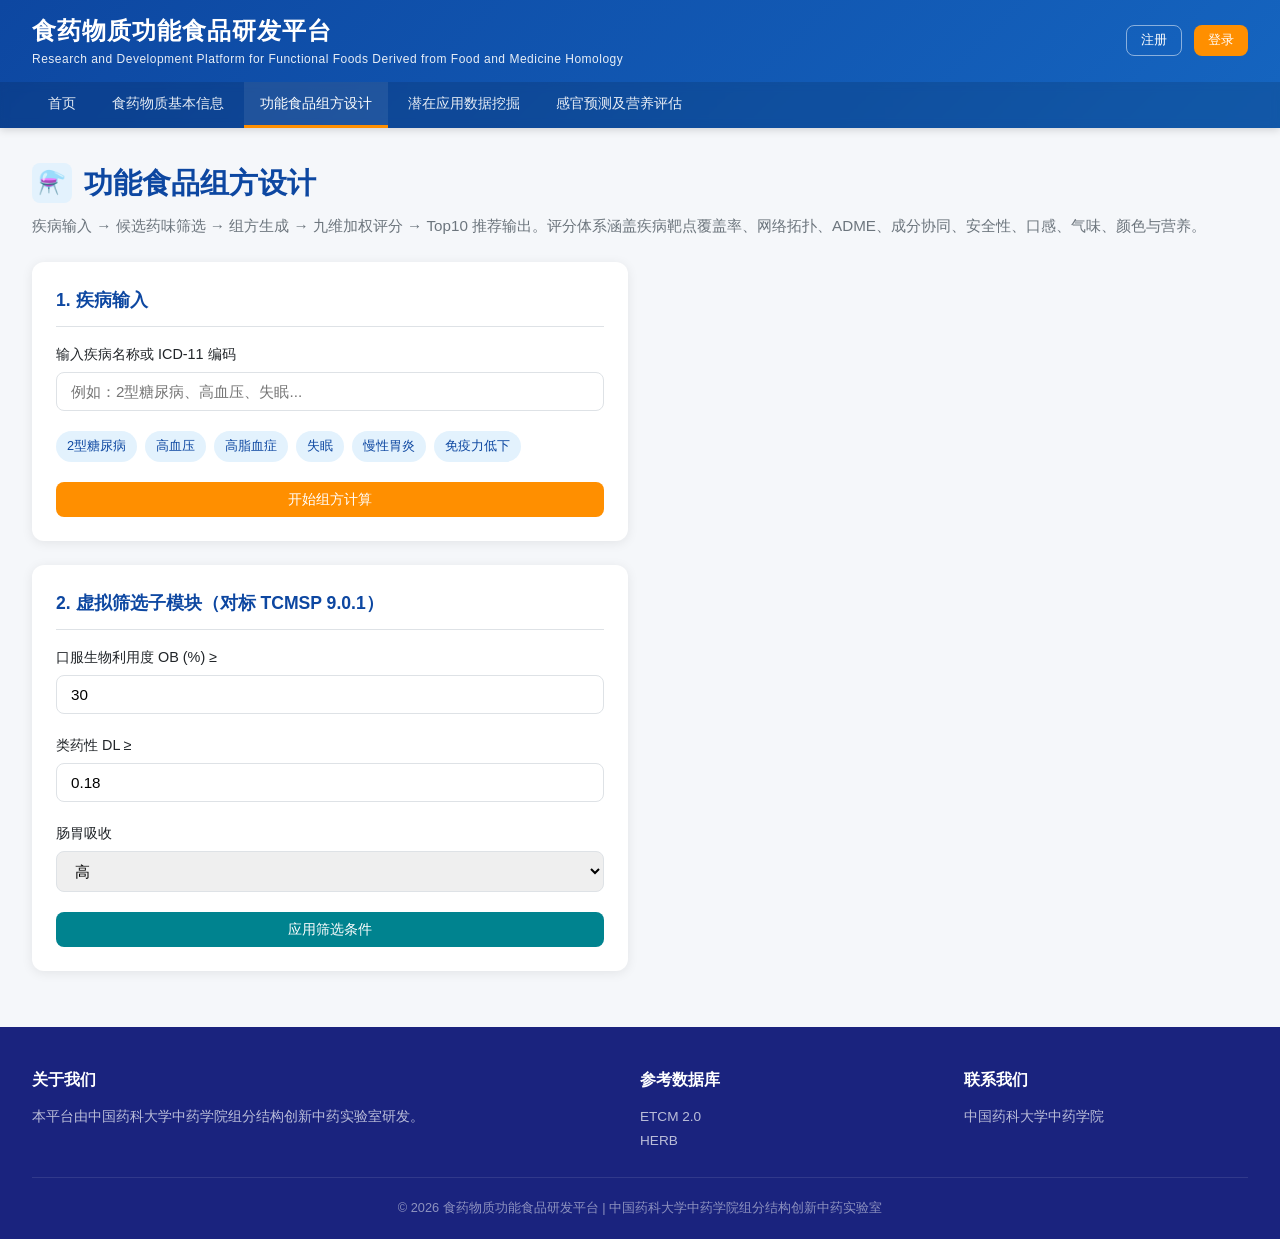
<file: module2.html>
<!DOCTYPE html>
<html lang="zh-CN">
<head>
<meta charset="UTF-8">
<meta name="viewport" content="width=device-width, initial-scale=1.0">
<title>功能食品组方设计 | 食药物质功能食品研发平台</title>
<link rel="stylesheet" href="css/style.css">
<style>
.radar-wrap { display: flex; justify-content: center; margin: 16px 0; }
.radar-svg { max-width: 360px; width: 100%; }
.scenario-tags { display: flex; flex-wrap: wrap; gap: 8px; margin-top: 8px; }
.tag { padding: 4px 10px; background: var(--primary-light); color: var(--primary-dark); border-radius: 20px; font-size: 0.8rem; cursor: pointer; border: 1px solid transparent; }
.tag:hover, .tag.active { background: var(--primary); color: #fff; }
.result-card { background: #f8f9fa; border-radius: var(--radius-sm); padding: 16px; margin-bottom: 12px; border-left: 4px solid var(--primary); }
.result-card h4 { margin-bottom: 6px; color: var(--primary-dark); }
.result-card .meta { font-size: 0.8rem; color: var(--text-muted); }
</style>
</head>
<body>

<!-- Header -->
<header class="site-header">
  <div class="header-top">
    <div class="brand">
      <h1>食药物质功能食品研发平台</h1>
      <span class="subtitle">Research and Development Platform for Functional Foods Derived from Food and Medicine Homology</span>
    </div>
    <div class="auth-buttons">
      <button class="btn btn-outline btn-sm" onclick="alert('注册功能开发中')">注册</button>
      <button class="btn btn-primary btn-sm" onclick="alert('登录功能开发中')">登录</button>
    </div>
  </div>
  <nav class="nav-bar">
    <ul>
      <li><a href="index.html">首页</a></li>
      <li><a href="module1.html">食药物质基本信息</a></li>
      <li><a href="module2.html" class="active">功能食品组方设计</a></li>
      <li><a href="module3.html">潜在应用数据挖掘</a></li>
      <li><a href="module4.html">感官预测及营养评估</a></li>
    </ul>
  </nav>
</header>

<!-- Main -->
<main>
  <h2 class="page-title"><span class="icon">⚗️</span>功能食品组方设计</h2>
  <p class="page-desc">疾病输入 → 候选药味筛选 → 组方生成 → 九维加权评分 → Top10 推荐输出。评分体系涵盖疾病靶点覆盖率、网络拓扑、ADME、成分协同、安全性、口感、气味、颜色与营养。</p>

  <div class="two-col">
    <!-- Left: Input -->
    <div>
      <div class="panel">
        <h3>1. 疾病输入</h3>
        <div class="form-group">
          <label>输入疾病名称或 ICD-11 编码</label>
          <input type="text" id="diseaseInput" placeholder="例如：2型糖尿病、高血压、失眠...">
        </div>
        <div class="scenario-tags">
          <span class="tag" onclick="setDisease('2型糖尿病')">2型糖尿病</span>
          <span class="tag" onclick="setDisease('高血压')">高血压</span>
          <span class="tag" onclick="setDisease('高脂血症')">高脂血症</span>
          <span class="tag" onclick="setDisease('失眠')">失眠</span>
          <span class="tag" onclick="setDisease('慢性胃炎')">慢性胃炎</span>
          <span class="tag" onclick="setDisease('免疫力低下')">免疫力低下</span>
        </div>
        <button class="btn btn-primary w-full mt-3" onclick="generateFormula()">开始组方计算</button>
      </div>

      <div class="panel">
        <h3>2. 虚拟筛选子模块（对标 TCMSP 9.0.1）</h3>
        <div class="form-group">
          <label>口服生物利用度 OB (%) ≥</label>
          <input type="number" id="obVal" value="30">
        </div>
        <div class="form-group">
          <label>类药性 DL ≥</label>
          <input type="number" id="dlVal" value="0.18" step="0.01">
        </div>
        <div class="form-group">
          <label>肠胃吸收</label>
          <select id="absorbSelect">
            <option value="high">高</option>
            <option value="middle">中</option>
            <option value="low">低</option>
          </select>
        </div>
        <button class="btn btn-secondary w-full" onclick="alert('虚拟筛选参数已设置，将在组方计算中自动应用')">应用筛选条件</button>
      </div>
    </div>

    <!-- Right: Results -->
    <div>
      <div class="panel" id="scorePanel" style="display:none;">
        <h3>3. 九维加权评分模型</h3>
        <div id="scoreBars"></div>
        <div class="radar-wrap">
          <svg id="radarChart" class="radar-svg" viewBox="0 0 300 260"></svg>
        </div>
        <p class="text-center" style="font-size:0.85rem; color:var(--text-muted);">总评分 = Σ(各维度得分 × 权重)</p>
      </div>

      <div class="panel" id="top10Panel" style="display:none;">
        <div class="flex justify-between items-center" style="margin-bottom:16px;">
          <h3 style="margin:0; border:none; padding:0;">4. Top10 推荐组方</h3>
          <a href="module4.html" class="btn btn-primary btn-sm">前往感官预测 →</a>
        </div>
        <div id="top10List"></div>
      </div>
    </div>
  </div>
</main>

<!-- Footer -->
<footer class="site-footer">
  <div class="footer-content">
    <div class="footer-section">
      <h4>关于我们</h4>
      <p>本平台由中国药科大学中药学院组分结构创新中药实验室研发。</p>
    </div>
    <div class="footer-section">
      <h4>参考数据库</h4>
      <p><a href="http://www.tcmip.cn/ETCM2/front/#/" target="_blank">ETCM 2.0</a></p>
      <p><a href="http://herb.ac.cn/" target="_blank">HERB</a></p>
    </div>
    <div class="footer-section">
      <h4>联系我们</h4>
      <p>中国药科大学中药学院</p>
    </div>
  </div>
  <div class="footer-bottom">
    © 2026 食药物质功能食品研发平台 | 中国药科大学中药学院组分结构创新中药实验室
  </div>
</footer>

<script src="js/main.js"></script>
<script>
const weights = [
  { label: '疾病靶点覆盖率', w: 0.20, key: 'coverage' },
  { label: '网络拓扑重要性', w: 0.08, key: 'network' },
  { label: 'ADME 成药性', w: 0.15, key: 'adme' },
  { label: '成分协同性', w: 0.10, key: 'synergy' },
  { label: '安全性与配伍禁忌', w: 0.07, key: 'safety' },
  { label: '口感', w: 0.15, key: 'taste' },
  { label: '气味', w: 0.05, key: 'smell' },
  { label: '颜色', w: 0.05, key: 'color' },
  { label: '营养', w: 0.15, key: 'nutrition' }
];

function setDisease(name) {
  document.getElementById('diseaseInput').value = name;
}

function generateFormula() {
  const disease = document.getElementById('diseaseInput').value.trim();
  if (!disease) { alert('请先输入疾病名称'); return; }

  // Simulate scores
  const scores = weights.map(w => ({
    ...w,
    raw: Math.round(60 + Math.random() * 35),
    weighted: 0
  }));
  scores.forEach(s => s.weighted = +(s.raw * s.w).toFixed(1));
  const total = scores.reduce((a, b) => a + b.weighted, 0).toFixed(1);

  // Render score bars
  const barsHtml = scores.map(s => `
    <div class="score-bar">
      <div class="label">${s.label}</div>
      <div class="bar-wrap"><div class="bar-fill" style="width:${s.raw}%"></div></div>
      <div class="value">${s.raw}</div>
    </div>
  `).join('') + `
    <div class="score-bar" style="margin-top:12px; border-top:1px solid var(--border); padding-top:12px;">
      <div class="label" style="font-weight:700;">总评分</div>
      <div class="bar-wrap"><div class="bar-fill" style="width:${Math.min(total,100)}%; background:linear-gradient(90deg, var(--accent), #e65100);"></div></div>
      <div class="value" style="color:var(--accent);">${total}</div>
    </div>
  `;
  document.getElementById('scoreBars').innerHTML = barsHtml;
  document.getElementById('scorePanel').style.display = 'block';

  // Draw radar
  drawRadar(scores);

  // Generate Top10 mock results
  const herbs = ['黄芪','枸杞','山楂','桑叶','葛根','甘草','菊花','茯苓','薏苡仁','当归','山药','决明子','罗汉果','百合','陈皮'];
  const results = [];
  for (let i = 0; i < 10; i++) {
    const combo = [];
    const count = 3 + Math.floor(Math.random() * 4);
    const pool = [...herbs].sort(() => Math.random() - 0.5);
    for (let j = 0; j < count; j++) combo.push(pool[j]);
    results.push({
      rank: i + 1,
      name: `组方 ${String(i+1).padStart(2,'0')}号`,
      herbs: combo,
      score: (85 - i * 2.5 + Math.random() * 2).toFixed(1)
    });
  }

  const topHtml = results.map(r => `
    <div class="result-card">
      <div class="flex justify-between items-center">
        <h4>#${r.rank} ${r.name}</h4>
        <span style="font-size:1.2rem; font-weight:700; color:var(--accent);">${r.score} 分</span>
      </div>
      <div class="meta">组成：${r.herbs.join('、')}</div>
      <div style="margin-top:8px;">
        <button class="btn btn-sm btn-light" onclick="saveFormula('${r.name}', '${r.herbs.join(',')}')">保存组方</button>
        <a href="module4.html?formula=${encodeURIComponent(r.name)}&herbs=${encodeURIComponent(r.herbs.join(','))}" class="btn btn-sm btn-primary" style="margin-left:8px;">感官预测</a>
      </div>
    </div>
  `).join('');
  document.getElementById('top10List').innerHTML = topHtml;
  document.getElementById('top10Panel').style.display = 'block';

  window.scrollTo({ top: document.getElementById('scorePanel').offsetTop - 80, behavior: 'smooth' });
}

function drawRadar(scores) {
  const svg = document.getElementById('radarChart');
  const cx = 150, cy = 130, r = 90;
  const n = scores.length;
  const angle = i => (Math.PI * 2 * i / n) - Math.PI / 2;

  // Background grid
  let grid = '';
  for (let level = 1; level <= 5; level++) {
    const pts = [];
    for (let i = 0; i < n; i++) {
      const a = angle(i);
      pts.push(`${cx + r * (level/5) * Math.cos(a)},${cy + r * (level/5) * Math.sin(a)}`);
    }
    grid += `<polygon points="${pts.join(' ')}" fill="none" stroke="#e0e0e0" stroke-width="1"/>`;
  }
  // Axis lines
  for (let i = 0; i < n; i++) {
    const a = angle(i);
    grid += `<line x1="${cx}" y1="${cy}" x2="${cx + r * Math.cos(a)}" y2="${cy + r * Math.sin(a)}" stroke="#e0e0e0" stroke-width="1"/>`;
  }

  // Data polygon
  const dataPts = scores.map((s, i) => {
    const a = angle(i);
    const rr = r * (s.raw / 100);
    return `${cx + rr * Math.cos(a)},${cy + rr * Math.sin(a)}`;
  });
  const poly = `<polygon points="${dataPts.join(' ')}" fill="rgba(21,101,192,0.2)" stroke="var(--primary)" stroke-width="2"/>`;

  // Labels
  const labels = scores.map((s, i) => {
    const a = angle(i);
    const lx = cx + (r + 22) * Math.cos(a);
    const ly = cy + (r + 22) * Math.sin(a);
    return `<text x="${lx}" y="${ly}" text-anchor="middle" dominant-baseline="middle" font-size="10" fill="#555">${s.label}</text>`;
  }).join('');

  svg.innerHTML = grid + poly + labels;
}

function saveFormula(name, herbs) {
  localStorage.setItem('currentFormula', JSON.stringify({ name, herbs: herbs.split(','), time: new Date().toISOString() }));
  alert(`已保存组方：${name}`);
}
</script>
</body>
</html>
</file>
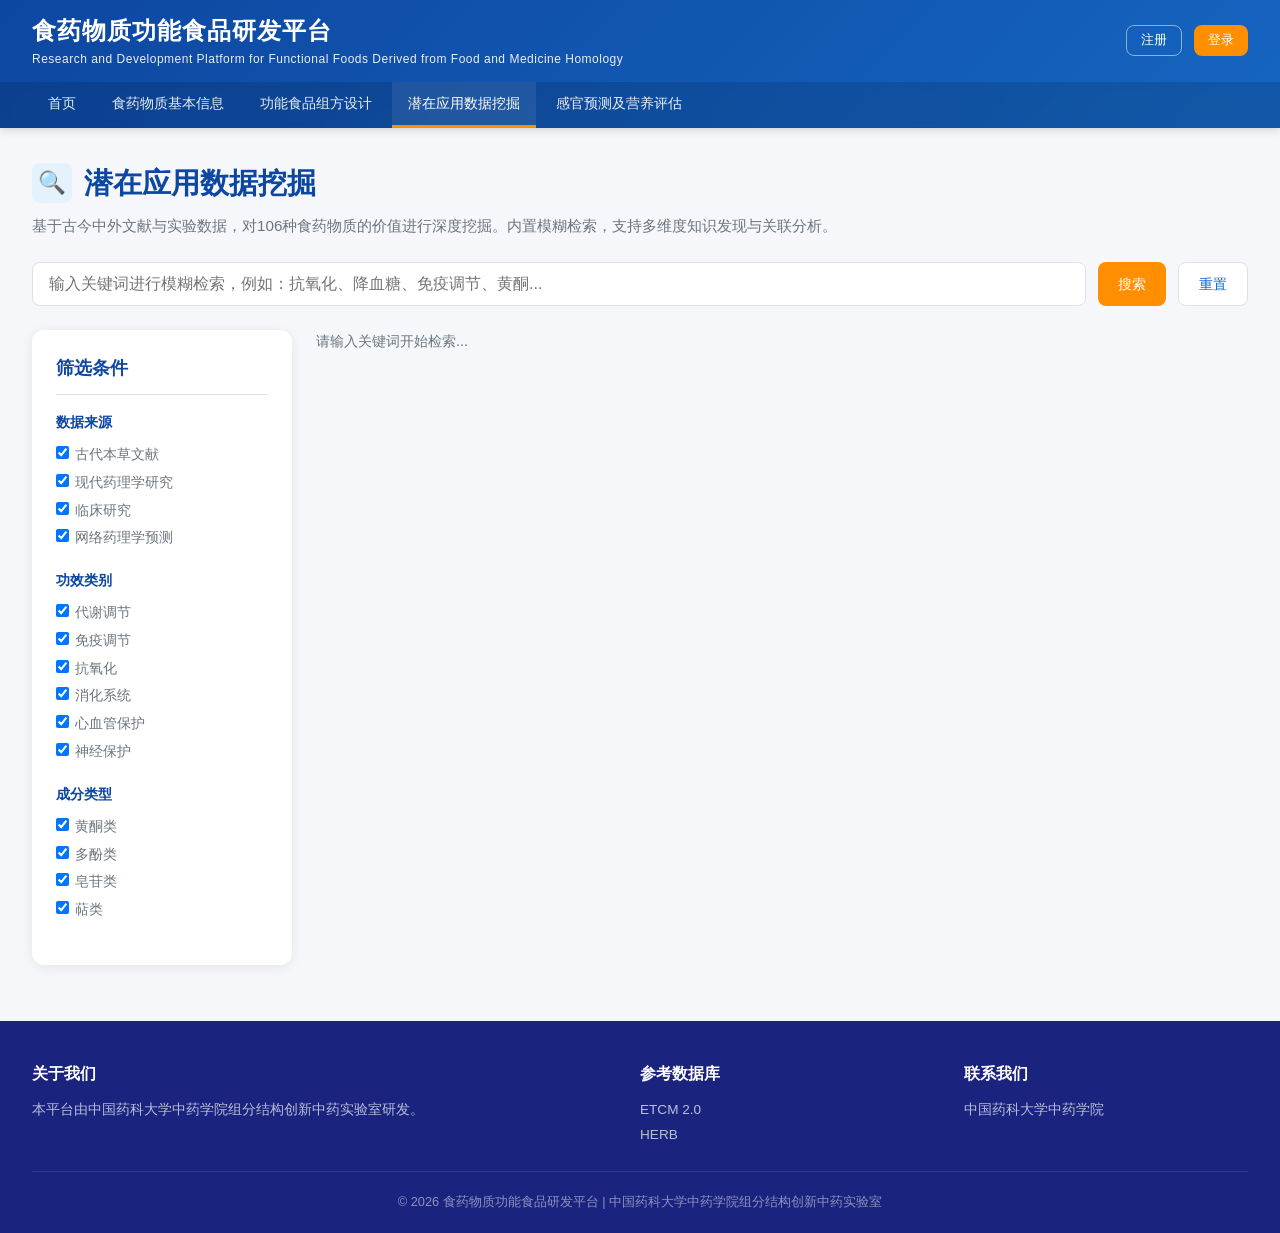
<file: module3.html>
<!DOCTYPE html>
<html lang="zh-CN">
<head>
<meta charset="UTF-8">
<meta name="viewport" content="width=device-width, initial-scale=1.0">
<title>潜在应用数据挖掘 | 食药物质功能食品研发平台</title>
<link rel="stylesheet" href="css/style.css">
<style>
.mining-layout { display: grid; grid-template-columns: 260px 1fr; gap: 24px; }
.filter-group { margin-bottom: 20px; }
.filter-group h4 { font-size: 0.9rem; color: var(--primary-dark); margin-bottom: 10px; }
.filter-group label { display: block; font-size: 0.85rem; color: var(--text-muted); margin-bottom: 6px; cursor: pointer; }
.filter-group input[type="checkbox"] { margin-right: 6px; }
.result-item { background: var(--card-bg); border-radius: var(--radius); padding: 20px; margin-bottom: 16px; box-shadow: var(--shadow); border-left: 4px solid var(--secondary); transition: all 0.2s; }
.result-item:hover { transform: translateX(4px); }
.result-item h4 { color: var(--primary-dark); margin-bottom: 6px; }
.result-item .source { font-size: 0.8rem; color: var(--text-muted); margin-bottom: 8px; }
.result-item .highlight { background: #fff3cd; padding: 0 2px; border-radius: 3px; }
.result-meta { display: flex; gap: 16px; font-size: 0.8rem; color: var(--text-muted); margin-top: 10px; }
@media (max-width: 900px) { .mining-layout { grid-template-columns: 1fr; } }
</style>
</head>
<body>

<!-- Header -->
<header class="site-header">
  <div class="header-top">
    <div class="brand">
      <h1>食药物质功能食品研发平台</h1>
      <span class="subtitle">Research and Development Platform for Functional Foods Derived from Food and Medicine Homology</span>
    </div>
    <div class="auth-buttons">
      <button class="btn btn-outline btn-sm" onclick="alert('注册功能开发中')">注册</button>
      <button class="btn btn-primary btn-sm" onclick="alert('登录功能开发中')">登录</button>
    </div>
  </div>
  <nav class="nav-bar">
    <ul>
      <li><a href="index.html">首页</a></li>
      <li><a href="module1.html">食药物质基本信息</a></li>
      <li><a href="module2.html">功能食品组方设计</a></li>
      <li><a href="module3.html" class="active">潜在应用数据挖掘</a></li>
      <li><a href="module4.html">感官预测及营养评估</a></li>
    </ul>
  </nav>
</header>

<!-- Main -->
<main>
  <h2 class="page-title"><span class="icon">🔍</span>潜在应用数据挖掘</h2>
  <p class="page-desc">基于古今中外文献与实验数据，对106种食药物质的价值进行深度挖掘。内置模糊检索，支持多维度知识发现与关联分析。</p>

  <div class="search-box" style="max-width: 100%;">
    <input type="text" id="mineSearch" placeholder="输入关键词进行模糊检索，例如：抗氧化、降血糖、免疫调节、黄酮..." style="flex: 1;">
    <button class="btn btn-primary" onclick="doSearch()">搜索</button>
    <button class="btn btn-light" onclick="clearSearch()">重置</button>
  </div>

  <div class="mining-layout">
    <!-- Sidebar Filters -->
    <aside>
      <div class="panel" style="position: sticky; top: 120px;">
        <h3>筛选条件</h3>
        <div class="filter-group">
          <h4>数据来源</h4>
          <label><input type="checkbox" checked value="ancient">古代本草文献</label>
          <label><input type="checkbox" checked value="modern">现代药理学研究</label>
          <label><input type="checkbox" checked value="clinical">临床研究</label>
          <label><input type="checkbox" checked value="network">网络药理学预测</label>
        </div>
        <div class="filter-group">
          <h4>功效类别</h4>
          <label><input type="checkbox" checked value="metabolic">代谢调节</label>
          <label><input type="checkbox" checked value="immune">免疫调节</label>
          <label><input type="checkbox" checked value="antioxidant">抗氧化</label>
          <label><input type="checkbox" checked value="digestive">消化系统</label>
          <label><input type="checkbox" checked value="cardio">心血管保护</label>
          <label><input type="checkbox" checked value="neuro">神经保护</label>
        </div>
        <div class="filter-group">
          <h4>成分类型</h4>
          <label><input type="checkbox" checked value="flavonoid">黄酮类</label>
          <label><input type="checkbox" checked value="polyphenol">多酚类</label>
          <label><input type="checkbox" checked value="saponin">皂苷类</label>
          <label><input type="checkbox" checked value="terpene">萜类</label>
        </div>
      </div>
    </aside>

    <!-- Results -->
    <div>
      <div id="resultsHeader" style="margin-bottom: 16px; font-size: 0.9rem; color: var(--text-muted);">请输入关键词开始检索...</div>
      <div id="resultsList"></div>
    </div>
  </div>
</main>

<!-- Footer -->
<footer class="site-footer">
  <div class="footer-content">
    <div class="footer-section">
      <h4>关于我们</h4>
      <p>本平台由中国药科大学中药学院组分结构创新中药实验室研发。</p>
    </div>
    <div class="footer-section">
      <h4>参考数据库</h4>
      <p><a href="http://www.tcmip.cn/ETCM2/front/#/" target="_blank">ETCM 2.0</a></p>
      <p><a href="http://herb.ac.cn/" target="_blank">HERB</a></p>
    </div>
    <div class="footer-section">
      <h4>联系我们</h4>
      <p>中国药科大学中药学院</p>
    </div>
  </div>
  <div class="footer-bottom">
    © 2026 食药物质功能食品研发平台 | 中国药科大学中药学院组分结构创新中药实验室
  </div>
</footer>

<script src="js/main.js"></script>
<script>
const mockData = [
  { title: '黄芪多糖的免疫调节作用', source: '现代药理学研究', category: 'immune', type: 'polysaccharide', herbs: ['黄芪'], desc: '黄芪多糖可显著增强巨噬细胞吞噬功能，促进T/B淋巴细胞增殖，提高机体非特异性免疫与特异性免疫应答能力。' },
  { title: '山楂黄酮降血脂机制', source: '临床研究', category: 'cardio', type: 'flavonoid', herbs: ['山楂'], desc: '山楂总黄酮通过抑制HMG-CoA还原酶活性，促进胆固醇逆向转运，显著降低血清总胆固醇与低密度脂蛋白水平。' },
  { title: '枸杞多糖抗氧化与抗衰老', source: '网络药理学预测', category: 'antioxidant', type: 'polysaccharide', herbs: ['枸杞子'], desc: '枸杞多糖通过激活Nrf2/ARE信号通路，上调SOD、CAT、GSH-Px等抗氧化酶表达，清除自由基，延缓细胞衰老。' },
  { title: '桑叶生物碱降血糖作用', source: '现代药理学研究', category: 'metabolic', type: 'alkaloid', herbs: ['桑叶'], desc: '1-脱氧野尻霉素（DNJ）作为α-糖苷酶竞争性抑制剂，延缓肠道碳水化合物吸收，具有显著的餐后血糖调控作用。' },
  { title: '葛根异黄酮心血管保护', source: '临床研究', category: 'cardio', type: 'flavonoid', herbs: ['葛根'], desc: '葛根素通过扩张冠状动脉、改善微循环、抑制血小板聚集，对心肌缺血再灌注损伤具有保护作用。' },
  { title: '甘草皂苷抗炎机制', source: '古代本草文献', category: 'immune', type: 'saponin', herbs: ['甘草'], desc: '甘草酸及其苷元通过抑制NF-κB和MAPK信号通路，下调促炎因子TNF-α、IL-6、IL-1β表达，发挥广谱抗炎活性。' },
  { title: '菊花挥发油神经保护', source: '现代药理学研究', category: 'neuro', type: 'terpene', herbs: ['菊花'], desc: '菊花挥发油中的樟脑、龙脑等成分可透过血脑屏障，抑制乙酰胆碱酯酶活性，改善阿尔茨海默病模型小鼠认知功能。' },
  { title: '茯苓三萜利尿与镇静', source: '古代本草文献', category: 'digestive', type: 'terpene', herbs: ['茯苓'], desc: '茯苓利水渗湿、健脾宁心。现代研究证实茯苓三萜类成分具有明确的利尿作用，同时可调节GABA受体发挥镇静安神效果。' },
  { title: '薏苡仁酯抗肿瘤活性', source: '网络药理学预测', category: 'immune', type: 'lipid', herbs: ['薏苡仁'], desc: '薏苡仁酯通过诱导肿瘤细胞凋亡、抑制血管生成、调节机体免疫功能等多重机制发挥抗肿瘤辅助作用。' },
  { title: '当归挥发油促进造血', source: '现代药理学研究', category: 'metabolic', type: 'terpene', herbs: ['当归'], desc: '当归挥发油可刺激骨髓造血干/祖细胞增殖分化，上调EPO表达，对化疗所致骨髓抑制具有改善作用。' },
  { title: '罗汉果甜苷代谢调节', source: '临床研究', category: 'metabolic', type: 'saponin', herbs: ['罗汉果'], desc: '罗汉果甜苷V作为天然非糖甜味剂，不参与糖代谢，适合糖尿病人群，同时具有抗氧化与免疫调节活性。' },
  { title: '决明子蒽醌通便明目', source: '古代本草文献', category: 'digestive', type: 'anthraquinone', herbs: ['决明子'], desc: '决明子大黄酚、决明素等蒽醌类成分刺激肠壁蠕动，促进排便；同时通过抗氧化机制保护视网膜光感受器细胞。' },
  { title: '金银花绿原酸抗病毒', source: '现代药理学研究', category: 'immune', type: 'polyphenol', herbs: ['金银花'], desc: '绿原酸通过抑制病毒神经氨酸酶活性、调节宿主免疫应答，对流感病毒、呼吸道合胞病毒等具有抑制作用。' },
  { title: '铁皮石斛多糖肠胃保护', source: '临床研究', category: 'digestive', type: 'polysaccharide', herbs: ['铁皮石斛'], desc: '铁皮石斛多糖可促进胃黏膜修复，增加胃黏液分泌，抑制幽门螺杆菌黏附，对慢性胃炎具有辅助治疗价值。' },
  { title: '黄精皂苷抗疲劳作用', source: '网络药理学预测', category: 'metabolic', type: 'saponin', herbs: ['黄精'], desc: '黄精皂苷通过提高线粒体功能、增加肌糖原储备、降低血乳酸与血尿素氮水平，发挥抗运动性疲劳作用。' }
];

function doSearch() {
  const q = document.getElementById('mineSearch').value.trim().toLowerCase();
  if (!q) { alert('请输入检索关键词'); return; }

  // Simple fuzzy match
  const results = mockData.filter(item => {
    const text = (item.title + item.desc + item.herbs.join('') + item.type).toLowerCase();
    return text.includes(q);
  });

  renderResults(results, q);
}

function clearSearch() {
  document.getElementById('mineSearch').value = '';
  document.getElementById('resultsList').innerHTML = '';
  document.getElementById('resultsHeader').textContent = '请输入关键词开始检索...';
}

function renderResults(results, q) {
  const header = document.getElementById('resultsHeader');
  const list = document.getElementById('resultsList');

  if (results.length === 0) {
    header.textContent = `未找到与 "${q}" 相关的结果`;
    list.innerHTML = '<div class="panel" style="text-align:center; color:var(--text-muted);">请尝试更换关键词，如：抗氧化、降血糖、黄芪、黄酮...</div>';
    return;
  }

  header.textContent = `检索 "${q}" 共找到 ${results.length} 条结果`;

  const re = new RegExp(`(${q})`, 'gi');
  list.innerHTML = results.map(item => {
    const title = item.title.replace(re, '<span class="highlight">$1</span>');
    const desc = item.desc.replace(re, '<span class="highlight">$1</span>');
    return `
      <div class="result-item">
        <h4>${title}</h4>
        <div class="source">来源：${item.source} | 涉及食药物质：${item.herbs.join('、')} | 成分类型：${item.type}</div>
        <p>${desc}</p>
        <div class="result-meta">
          <span>功效类别：${item.category}</span>
          <span><a href="module1.html">查看物质详情 →</a></span>
        </div>
      </div>
    `;
  }).join('');
}

document.getElementById('mineSearch').addEventListener('keyup', e => {
  if (e.key === 'Enter') doSearch();
});
</script>
</body>
</html>
</file>
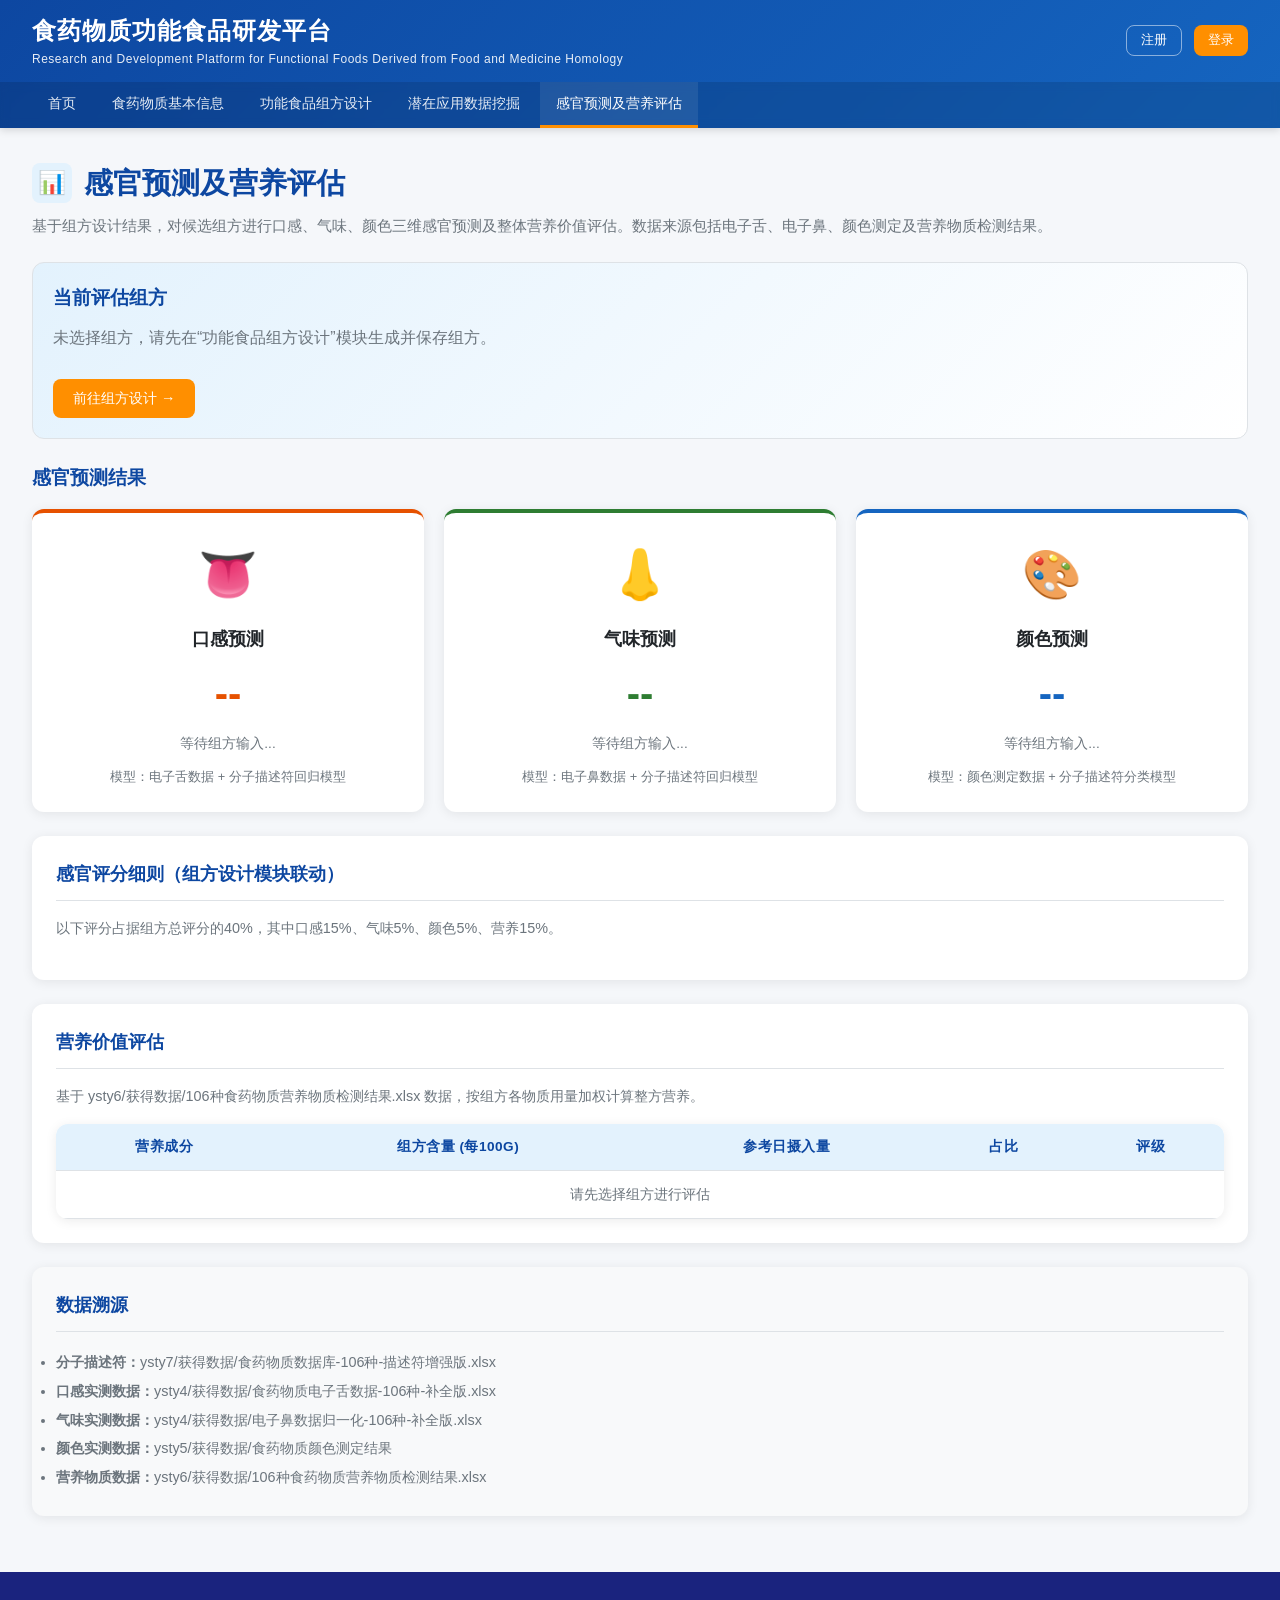
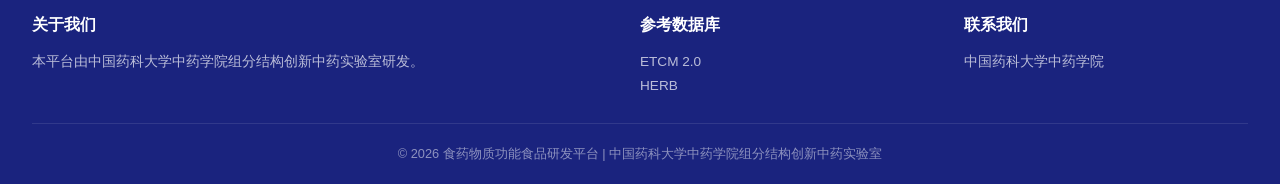
<file: module4.html>
<!DOCTYPE html>
<html lang="zh-CN">
<head>
<meta charset="UTF-8">
<meta name="viewport" content="width=device-width, initial-scale=1.0">
<title>感官预测及营养评估 | 食药物质功能食品研发平台</title>
<link rel="stylesheet" href="css/style.css">
<style>
.sensory-grid { display: grid; grid-template-columns: repeat(3, 1fr); gap: 20px; margin-bottom: 24px; }
.sensory-card { background: var(--card-bg); border-radius: var(--radius); padding: 24px; box-shadow: var(--shadow); text-align: center; border-top: 4px solid var(--primary); }
.sensory-card.taste { border-top-color: #e65100; }
.sensory-card.smell { border-top-color: #2e7d32; }
.sensory-card.color { border-top-color: #1565c0; }
.sensory-card .emoji { font-size: 3rem; margin-bottom: 12px; }
.sensory-card h4 { margin-bottom: 8px; font-size: 1.1rem; }
.sensory-card .score-big { font-size: 2.5rem; font-weight: 700; margin: 8px 0; }
.sensory-card.taste .score-big { color: #e65100; }
.sensory-card.smell .score-big { color: #2e7d32; }
.sensory-card.color .score-big { color: #1565c0; }
.sensory-card .desc { font-size: 0.85rem; color: var(--text-muted); }
.nutri-table td, .nutri-table th { text-align: center; }
.nutri-table td:first-child { text-align: left; font-weight: 500; }
.formula-display { background: linear-gradient(135deg, var(--primary-light), #fff); border-radius: var(--radius); padding: 20px; margin-bottom: 24px; border: 1px solid var(--border); }
.formula-display h3 { margin-bottom: 12px; color: var(--primary-dark); }
.formula-tags { display: flex; flex-wrap: wrap; gap: 8px; margin-top: 12px; }
.formula-tag { background: var(--primary); color: #fff; padding: 6px 14px; border-radius: 20px; font-size: 0.85rem; }
@media (max-width: 900px) { .sensory-grid { grid-template-columns: 1fr; } }
</style>
</head>
<body>

<!-- Header -->
<header class="site-header">
  <div class="header-top">
    <div class="brand">
      <h1>食药物质功能食品研发平台</h1>
      <span class="subtitle">Research and Development Platform for Functional Foods Derived from Food and Medicine Homology</span>
    </div>
    <div class="auth-buttons">
      <button class="btn btn-outline btn-sm" onclick="alert('注册功能开发中')">注册</button>
      <button class="btn btn-primary btn-sm" onclick="alert('登录功能开发中')">登录</button>
    </div>
  </div>
  <nav class="nav-bar">
    <ul>
      <li><a href="index.html">首页</a></li>
      <li><a href="module1.html">食药物质基本信息</a></li>
      <li><a href="module2.html">功能食品组方设计</a></li>
      <li><a href="module3.html">潜在应用数据挖掘</a></li>
      <li><a href="module4.html" class="active">感官预测及营养评估</a></li>
    </ul>
  </nav>
</header>

<!-- Main -->
<main>
  <h2 class="page-title"><span class="icon">📊</span>感官预测及营养评估</h2>
  <p class="page-desc">基于组方设计结果，对候选组方进行口感、气味、颜色三维感官预测及整体营养价值评估。数据来源包括电子舌、电子鼻、颜色测定及营养物质检测结果。</p>

  <!-- Current Formula -->
  <div class="formula-display" id="formulaDisplay">
    <h3>当前评估组方</h3>
    <p style="color: var(--text-muted);" id="formulaName">未选择组方，请先在“功能食品组方设计”模块生成并保存组方。</p>
    <div class="formula-tags" id="formulaHerbs"></div>
    <div style="margin-top: 16px;">
      <a href="module2.html" class="btn btn-primary">前往组方设计 →</a>
    </div>
  </div>

  <!-- Sensory Prediction -->
  <h3 style="margin-bottom: 16px; color: var(--primary-dark);">感官预测结果</h3>
  <div class="sensory-grid">
    <div class="sensory-card taste">
      <div class="emoji">👅</div>
      <h4>口感预测</h4>
      <div class="score-big" id="tasteScore">--</div>
      <div class="desc" id="tasteDesc">等待组方输入...</div>
      <div style="margin-top: 12px; font-size: 0.8rem; color: var(--text-muted);">模型：电子舌数据 + 分子描述符回归模型</div>
    </div>
    <div class="sensory-card smell">
      <div class="emoji">👃</div>
      <h4>气味预测</h4>
      <div class="score-big" id="smellScore">--</div>
      <div class="desc" id="smellDesc">等待组方输入...</div>
      <div style="margin-top: 12px; font-size: 0.8rem; color: var(--text-muted);">模型：电子鼻数据 + 分子描述符回归模型</div>
    </div>
    <div class="sensory-card color">
      <div class="emoji">🎨</div>
      <h4>颜色预测</h4>
      <div class="score-big" id="colorScore">--</div>
      <div class="desc" id="colorDesc">等待组方输入...</div>
      <div style="margin-top: 12px; font-size: 0.8rem; color: var(--text-muted);">模型：颜色测定数据 + 分子描述符分类模型</div>
    </div>
  </div>

  <!-- Score Breakdown -->
  <div class="panel">
    <h3>感官评分细则（组方设计模块联动）</h3>
    <p style="margin-bottom: 16px; font-size: 0.9rem; color: var(--text-muted);">以下评分占据组方总评分的40%，其中口感15%、气味5%、颜色5%、营养15%。</p>
    <div id="sensoryBars"></div>
  </div>

  <!-- Nutrition Evaluation -->
  <div class="panel">
    <h3>营养价值评估</h3>
    <p style="margin-bottom: 16px; font-size: 0.9rem; color: var(--text-muted);">基于 ysty6/获得数据/106种食药物质营养物质检测结果.xlsx 数据，按组方各物质用量加权计算整方营养。</p>
    <table class="data-table nutri-table">
      <thead>
        <tr>
          <th>营养成分</th>
          <th>组方含量 (每100g)</th>
          <th>参考日摄入量</th>
          <th>占比</th>
          <th>评级</th>
        </tr>
      </thead>
      <tbody id="nutriBody">
        <tr><td colspan="5" style="text-align:center; color:var(--text-muted);">请先选择组方进行评估</td></tr>
      </tbody>
    </table>
  </div>

  <!-- Data Source Reference -->
  <div class="panel" style="background: #f8f9fa;">
    <h3>数据溯源</h3>
    <ul style="font-size: 0.9rem; color: var(--text-muted); line-height: 2;">
      <li><strong>分子描述符：</strong>ysty7/获得数据/食药物质数据库-106种-描述符增强版.xlsx</li>
      <li><strong>口感实测数据：</strong>ysty4/获得数据/食药物质电子舌数据-106种-补全版.xlsx</li>
      <li><strong>气味实测数据：</strong>ysty4/获得数据/电子鼻数据归一化-106种-补全版.xlsx</li>
      <li><strong>颜色实测数据：</strong>ysty5/获得数据/食药物质颜色测定结果</li>
      <li><strong>营养物质数据：</strong>ysty6/获得数据/106种食药物质营养物质检测结果.xlsx</li>
    </ul>
  </div>
</main>

<!-- Footer -->
<footer class="site-footer">
  <div class="footer-content">
    <div class="footer-section">
      <h4>关于我们</h4>
      <p>本平台由中国药科大学中药学院组分结构创新中药实验室研发。</p>
    </div>
    <div class="footer-section">
      <h4>参考数据库</h4>
      <p><a href="http://www.tcmip.cn/ETCM2/front/#/" target="_blank">ETCM 2.0</a></p>
      <p><a href="http://herb.ac.cn/" target="_blank">HERB</a></p>
    </div>
    <div class="footer-section">
      <h4>联系我们</h4>
      <p>中国药科大学中药学院</p>
    </div>
  </div>
  <div class="footer-bottom">
    © 2026 食药物质功能食品研发平台 | 中国药科大学中药学院组分结构创新中药实验室
  </div>
</footer>

<script src="js/main.js"></script>
<script>
// Load formula from localStorage or URL params
function loadFormula() {
  const params = new URLSearchParams(location.search);
  const urlName = params.get('formula');
  const urlHerbs = params.get('herbs');

  let formula = null;
  if (urlName && urlHerbs) {
    formula = { name: urlName, herbs: urlHerbs.split(','), time: new Date().toISOString() };
    localStorage.setItem('currentFormula', JSON.stringify(formula));
  } else {
    const saved = localStorage.getItem('currentFormula');
    if (saved) formula = JSON.parse(saved);
  }

  if (formula) {
    document.getElementById('formulaName').textContent = formula.name;
    document.getElementById('formulaHerbs').innerHTML = formula.herbs.map(h => `<span class="formula-tag">${h}</span>`).join('');
    runPrediction(formula.herbs);
  }
}

function runPrediction(herbs) {
  // Mock prediction based on herb names hash
  const hash = herbs.join('').length;

  const tasteVal = (6.5 + (hash % 30) / 10).toFixed(1);
  const smellVal = (6.0 + ((hash * 7) % 25) / 10).toFixed(1);
  const colorVal = (7.0 + ((hash * 3) % 20) / 10).toFixed(1);

  const tasteLabels = ['偏苦微甘，回味悠长', '酸甜适口，清爽宜人', '甘淡平和，口感顺滑', '微辛开胃，风味独特'];
  const smellLabels = ['清香淡雅，草本芬芳', '浓郁醇厚，药香明显', '果香甜美，气味怡人', '淡香幽远，余韵绵长'];
  const colorLabels = ['浅黄透亮，色泽明快', '琥珀温润，观感醇厚', '淡绿清新，自然透亮', '棕红浓郁，色泽饱满'];

  document.getElementById('tasteScore').textContent = tasteVal;
  document.getElementById('tasteDesc').textContent = tasteLabels[hash % tasteLabels.length];
  document.getElementById('smellScore').textContent = smellVal;
  document.getElementById('smellDesc').textContent = smellLabels[hash % smellLabels.length];
  document.getElementById('colorScore').textContent = colorVal;
  document.getElementById('colorDesc').textContent = colorLabels[hash % colorLabels.length];

  // Sensory bars
  const bars = [
    { label: '口感 (15%)', value: tasteVal * 10, color: '#e65100' },
    { label: '气味 (5%)', value: smellVal * 10, color: '#2e7d32' },
    { label: '颜色 (5%)', value: colorVal * 10, color: '#1565c0' },
    { label: '营养 (15%)', value: (75 + (hash % 20)), color: '#ff8f00' }
  ];
  document.getElementById('sensoryBars').innerHTML = bars.map(b => `
    <div class="score-bar">
      <div class="label">${b.label}</div>
      <div class="bar-wrap"><div class="bar-fill" style="width:${b.value}%; background:${b.color};"></div></div>
      <div class="value">${b.value.toFixed(0)}</div>
    </div>
  `).join('');

  // Nutrition table
  const nutriItems = [
    { name: '蛋白质', amount: (8.2 + (hash % 50)/10).toFixed(1), rdi: '60g', pct: (12 + hash % 15) + '%', level: '良好' },
    { name: '膳食纤维', amount: (12.5 + (hash % 80)/10).toFixed(1), rdi: '25g', pct: (45 + hash % 30) + '%', level: '优秀' },
    { name: '维生素C', amount: (28 + hash % 40).toFixed(0), rdi: '100mg', pct: (25 + hash % 40) + '%', level: '良好' },
    { name: '钾', amount: (320 + hash % 200).toFixed(0), rdi: '2000mg', pct: (15 + hash % 10) + '%', level: '一般' },
    { name: '铁', amount: (4.5 + (hash % 30)/10).toFixed(1), rdi: '12mg', pct: (35 + hash % 20) + '%', level: '良好' },
    { name: '锌', amount: (2.8 + (hash % 20)/10).toFixed(1), rdi: '12mg', pct: (20 + hash % 15) + '%', level: '一般' },
    { name: '总多酚', amount: (850 + hash % 400).toFixed(0), rdi: '-', pct: '-', level: '优秀' },
    { name: '总黄酮', amount: (420 + hash % 300).toFixed(0), rdi: '-', pct: '-', level: '优秀' }
  ];

  document.getElementById('nutriBody').innerHTML = nutriItems.map(n => `
    <tr>
      <td>${n.name}</td>
      <td>${n.amount}</td>
      <td>${n.rdi}</td>
      <td>${n.pct}</td>
      <td><span style="color: ${n.level==='优秀'?'var(--success)':n.level==='良好'?'var(--primary)':'var(--accent)'}; font-weight:600;">${n.level}</span></td>
    </tr>
  `).join('');
}

loadFormula();
</script>
</body>
</html>
</file>
<file: css/style.css>
/* ========================================
   食药物质功能食品研发平台 - 全局样式
   ======================================== */

:root {
  --primary: #1565c0;
  --primary-dark: #0d47a1;
  --primary-light: #e3f2fd;
  --secondary: #00838f;
  --accent: #ff8f00;
  --success: #2e7d32;
  --danger: #c62828;
  --bg: #f5f7fa;
  --card-bg: #ffffff;
  --text: #212529;
  --text-muted: #6c757d;
  --border: #dee2e6;
  --shadow: 0 2px 12px rgba(0,0,0,0.08);
  --shadow-hover: 0 8px 24px rgba(0,0,0,0.12);
  --radius: 12px;
  --radius-sm: 8px;
}

* { box-sizing: border-box; margin: 0; padding: 0; }

html { scroll-behavior: smooth; }

body {
  font-family: "Segoe UI", "PingFang SC", "Microsoft YaHei", sans-serif;
  background: var(--bg);
  color: var(--text);
  line-height: 1.6;
  min-height: 100vh;
  display: flex;
  flex-direction: column;
}

a { color: var(--primary); text-decoration: none; transition: color 0.2s; }
a:hover { color: var(--primary-dark); }

/* ===== Header & Nav ===== */
.site-header {
  background: linear-gradient(135deg, var(--primary-dark) 0%, var(--primary) 100%);
  color: #fff;
  box-shadow: 0 2px 8px rgba(0,0,0,0.15);
  position: sticky;
  top: 0;
  z-index: 1000;
}

.header-top {
  display: flex;
  justify-content: space-between;
  align-items: center;
  padding: 12px 32px;
  max-width: 1400px;
  margin: 0 auto;
}

.brand {
  display: flex;
  flex-direction: column;
}

.brand h1 {
  font-size: 1.5rem;
  font-weight: 700;
  letter-spacing: 1px;
}

.brand .subtitle {
  font-size: 0.75rem;
  opacity: 0.9;
  font-weight: 300;
  letter-spacing: 0.5px;
}

.auth-buttons {
  display: flex;
  gap: 12px;
}

.btn {
  display: inline-flex;
  align-items: center;
  justify-content: center;
  padding: 8px 20px;
  border-radius: var(--radius-sm);
  border: none;
  font-size: 0.9rem;
  cursor: pointer;
  transition: all 0.2s;
  font-weight: 500;
}

.btn-sm { padding: 6px 14px; font-size: 0.8rem; }

.btn-outline {
  background: transparent;
  color: #fff;
  border: 1px solid rgba(255,255,255,0.5);
}
.btn-outline:hover {
  background: rgba(255,255,255,0.15);
  border-color: #fff;
}

.btn-primary {
  background: var(--accent);
  color: #fff;
}
.btn-primary:hover { background: #e65100; }

.btn-secondary {
  background: var(--secondary);
  color: #fff;
}
.btn-secondary:hover { background: #006064; }

.btn-light {
  background: #fff;
  color: var(--primary);
  border: 1px solid var(--border);
}
.btn-light:hover { background: var(--primary-light); }

.nav-bar {
  background: rgba(0,0,0,0.12);
  backdrop-filter: blur(4px);
}

.nav-bar ul {
  display: flex;
  list-style: none;
  max-width: 1400px;
  margin: 0 auto;
  padding: 0 32px;
  gap: 4px;
}

.nav-bar a {
  display: block;
  padding: 10px 16px;
  color: rgba(255,255,255,0.9);
  font-size: 0.9rem;
  border-bottom: 3px solid transparent;
  transition: all 0.2s;
}

.nav-bar a:hover,
.nav-bar a.active {
  color: #fff;
  border-bottom-color: var(--accent);
  background: rgba(255,255,255,0.08);
}

/* ===== Main Content ===== */
main {
  flex: 1;
  max-width: 1400px;
  width: 100%;
  margin: 0 auto;
  padding: 32px;
}

.page-title {
  font-size: 1.8rem;
  font-weight: 700;
  color: var(--primary-dark);
  margin-bottom: 8px;
  display: flex;
  align-items: center;
  gap: 12px;
}

.page-title .icon {
  width: 40px;
  height: 40px;
  background: var(--primary-light);
  border-radius: var(--radius-sm);
  display: flex;
  align-items: center;
  justify-content: center;
  font-size: 1.4rem;
}

.page-desc {
  color: var(--text-muted);
  margin-bottom: 24px;
  font-size: 0.95rem;
}

/* ===== Hero Section ===== */
.hero {
  text-align: center;
  padding: 60px 20px 40px;
  background: linear-gradient(180deg, var(--primary-light) 0%, var(--bg) 100%);
  border-radius: var(--radius);
  margin-bottom: 40px;
}

.hero h2 {
  font-size: 2rem;
  color: var(--primary-dark);
  margin-bottom: 12px;
}

.hero p {
  font-size: 1.05rem;
  color: var(--text-muted);
  max-width: 700px;
  margin: 0 auto 24px;
}

/* ===== Module Cards (Homepage) ===== */
.modules-grid {
  display: grid;
  grid-template-columns: repeat(auto-fit, minmax(280px, 1fr));
  gap: 24px;
  margin-bottom: 40px;
}

.module-card {
  background: var(--card-bg);
  border-radius: var(--radius);
  box-shadow: var(--shadow);
  padding: 32px;
  text-align: center;
  transition: all 0.3s;
  border: 1px solid var(--border);
  cursor: pointer;
  position: relative;
  overflow: hidden;
}

.module-card::before {
  content: '';
  position: absolute;
  top: 0; left: 0; right: 0;
  height: 4px;
  background: var(--primary);
  opacity: 0;
  transition: opacity 0.3s;
}

.module-card:hover {
  transform: translateY(-6px);
  box-shadow: var(--shadow-hover);
}

.module-card:hover::before { opacity: 1; }

.module-card .card-icon {
  width: 64px;
  height: 64px;
  margin: 0 auto 16px;
  background: var(--primary-light);
  border-radius: 50%;
  display: flex;
  align-items: center;
  justify-content: center;
  font-size: 1.8rem;
}

.module-card h3 {
  font-size: 1.2rem;
  color: var(--primary-dark);
  margin-bottom: 8px;
}

.module-card p {
  font-size: 0.85rem;
  color: var(--text-muted);
  line-height: 1.5;
}

.module-card .card-arrow {
  margin-top: 16px;
  font-size: 1.2rem;
  color: var(--primary);
  opacity: 0;
  transform: translateX(-10px);
  transition: all 0.3s;
}

.module-card:hover .card-arrow {
  opacity: 1;
  transform: translateX(0);
}

/* ===== Pagination ===== */
.pagination {
  display: flex;
  justify-content: center;
  align-items: center;
  gap: 8px;
  margin-top: 32px;
  flex-wrap: wrap;
}

.pagination button {
  padding: 8px 14px;
  border: 1px solid var(--border);
  background: #fff;
  border-radius: var(--radius-sm);
  cursor: pointer;
  font-size: 0.85rem;
  transition: all 0.2s;
}

.pagination button:hover:not(:disabled) {
  background: var(--primary-light);
  border-color: var(--primary);
  color: var(--primary);
}

.pagination button.active {
  background: var(--primary);
  color: #fff;
  border-color: var(--primary);
}

.pagination button:disabled {
  opacity: 0.4;
  cursor: not-allowed;
}

/* ===== Substance Grid (Module 1) ===== */
.substance-grid {
  display: grid;
  grid-template-columns: repeat(auto-fill, minmax(160px, 1fr));
  gap: 20px;
}

.substance-card {
  background: var(--card-bg);
  border-radius: var(--radius);
  box-shadow: var(--shadow);
  overflow: hidden;
  transition: all 0.3s;
  border: 1px solid var(--border);
  cursor: pointer;
}

.substance-card:hover {
  transform: translateY(-4px);
  box-shadow: var(--shadow-hover);
}

.substance-card img {
  width: 100%;
  height: 140px;
  object-fit: cover;
  display: block;
  background: var(--primary-light);
}

.substance-card .name {
  padding: 12px;
  text-align: center;
  font-weight: 600;
  font-size: 0.95rem;
  color: var(--text);
}

/* ===== Search Box ===== */
.search-box {
  display: flex;
  gap: 12px;
  margin-bottom: 24px;
  max-width: 600px;
}

.search-box input {
  flex: 1;
  padding: 12px 16px;
  border: 1px solid var(--border);
  border-radius: var(--radius-sm);
  font-size: 1rem;
  transition: border-color 0.2s;
}

.search-box input:focus {
  outline: none;
  border-color: var(--primary);
  box-shadow: 0 0 0 3px rgba(21,101,192,0.1);
}

/* ===== Forms ===== */
.form-group {
  margin-bottom: 20px;
}

.form-group label {
  display: block;
  margin-bottom: 6px;
  font-weight: 500;
  font-size: 0.9rem;
}

.form-group input,
.form-group select,
.form-group textarea {
  width: 100%;
  padding: 10px 14px;
  border: 1px solid var(--border);
  border-radius: var(--radius-sm);
  font-size: 0.95rem;
  font-family: inherit;
  transition: border-color 0.2s;
}

.form-group input:focus,
.form-group select:focus,
.form-group textarea:focus {
  outline: none;
  border-color: var(--primary);
  box-shadow: 0 0 0 3px rgba(21,101,192,0.1);
}

/* ===== Tables ===== */
.data-table {
  width: 100%;
  border-collapse: collapse;
  background: var(--card-bg);
  border-radius: var(--radius);
  overflow: hidden;
  box-shadow: var(--shadow);
  font-size: 0.9rem;
}

.data-table th,
.data-table td {
  padding: 12px 16px;
  text-align: left;
  border-bottom: 1px solid var(--border);
}

.data-table th {
  background: var(--primary-light);
  font-weight: 600;
  color: var(--primary-dark);
  font-size: 0.85rem;
  text-transform: uppercase;
  letter-spacing: 0.5px;
}

.data-table tr:hover {
  background: #f8f9fa;
}

.data-table .rank-1 { background: #fff8e1; font-weight: 700; }
.data-table .rank-2 { background: #f5f5f5; font-weight: 600; }
.data-table .rank-3 { background: #fafafa; font-weight: 600; }

/* ===== Dashboard / Stats ===== */
.stats-row {
  display: grid;
  grid-template-columns: repeat(auto-fit, minmax(180px, 1fr));
  gap: 16px;
  margin-bottom: 24px;
}

.stat-card {
  background: var(--card-bg);
  border-radius: var(--radius);
  padding: 20px;
  box-shadow: var(--shadow);
  border-left: 4px solid var(--primary);
}

.stat-card .stat-label {
  font-size: 0.8rem;
  color: var(--text-muted);
  text-transform: uppercase;
  letter-spacing: 0.5px;
}

.stat-card .stat-value {
  font-size: 1.6rem;
  font-weight: 700;
  color: var(--primary-dark);
  margin-top: 4px;
}

/* ===== Radar Chart Container ===== */
.chart-container {
  background: var(--card-bg);
  border-radius: var(--radius);
  padding: 24px;
  box-shadow: var(--shadow);
  margin-bottom: 24px;
}

.chart-container h4 {
  margin-bottom: 16px;
  color: var(--primary-dark);
}

/* ===== Tabs ===== */
.tabs {
  display: flex;
  gap: 4px;
  border-bottom: 2px solid var(--border);
  margin-bottom: 24px;
}

.tab {
  padding: 10px 20px;
  cursor: pointer;
  border-bottom: 2px solid transparent;
  margin-bottom: -2px;
  font-weight: 500;
  color: var(--text-muted);
  transition: all 0.2s;
}

.tab:hover { color: var(--primary); }
.tab.active {
  color: var(--primary);
  border-bottom-color: var(--primary);
}

.tab-panel { display: none; }
.tab-panel.active { display: block; }

/* ===== Panels & Cards ===== */
.panel {
  background: var(--card-bg);
  border-radius: var(--radius);
  padding: 24px;
  box-shadow: var(--shadow);
  margin-bottom: 24px;
}

.panel h3 {
  font-size: 1.1rem;
  color: var(--primary-dark);
  margin-bottom: 16px;
  padding-bottom: 12px;
  border-bottom: 1px solid var(--border);
}

.two-col {
  display: grid;
  grid-template-columns: 1fr 1fr;
  gap: 24px;
}

@media (max-width: 900px) {
  .two-col { grid-template-columns: 1fr; }
}

/* ===== Score Bars ===== */
.score-bar {
  display: flex;
  align-items: center;
  gap: 12px;
  margin-bottom: 10px;
}

.score-bar .label {
  width: 120px;
  font-size: 0.85rem;
  text-align: right;
  flex-shrink: 0;
}

.score-bar .bar-wrap {
  flex: 1;
  height: 20px;
  background: #e9ecef;
  border-radius: 10px;
  overflow: hidden;
}

.score-bar .bar-fill {
  height: 100%;
  border-radius: 10px;
  background: linear-gradient(90deg, var(--primary), var(--secondary));
  transition: width 1s ease;
}

.score-bar .value {
  width: 50px;
  font-size: 0.85rem;
  font-weight: 600;
  text-align: right;
}

/* ===== Footer ===== */
.site-footer {
  background: #1a237e;
  color: rgba(255,255,255,0.85);
  padding: 40px 32px 20px;
  margin-top: auto;
}

.footer-content {
  max-width: 1400px;
  margin: 0 auto;
  display: grid;
  grid-template-columns: 2fr 1fr 1fr;
  gap: 40px;
}

.footer-section h4 {
  color: #fff;
  margin-bottom: 12px;
  font-size: 1rem;
}

.footer-section p,
.footer-section a {
  font-size: 0.85rem;
  color: rgba(255,255,255,0.7);
  line-height: 1.8;
}

.footer-section a:hover { color: #fff; }

.footer-bottom {
  max-width: 1400px;
  margin: 24px auto 0;
  padding-top: 20px;
  border-top: 1px solid rgba(255,255,255,0.1);
  text-align: center;
  font-size: 0.8rem;
  color: rgba(255,255,255,0.5);
}

/* ===== Responsive ===== */
@media (max-width: 768px) {
  .header-top { flex-direction: column; gap: 12px; padding: 16px; }
  .nav-bar ul { flex-wrap: wrap; padding: 0 16px; }
  main { padding: 16px; }
  .modules-grid { grid-template-columns: 1fr; }
  .footer-content { grid-template-columns: 1fr; gap: 24px; }
  .substance-grid { grid-template-columns: repeat(auto-fill, minmax(120px, 1fr)); }
}

/* ===== Utility ===== */
.text-center { text-align: center; }
.mb-2 { margin-bottom: 12px; }
.mb-3 { margin-bottom: 20px; }
.mt-3 { margin-top: 20px; }
.flex { display: flex; }
.gap-2 { gap: 12px; }
.items-center { align-items: center; }
.justify-between { justify-content: space-between; }
.w-full { width: 100%; }
</file>
